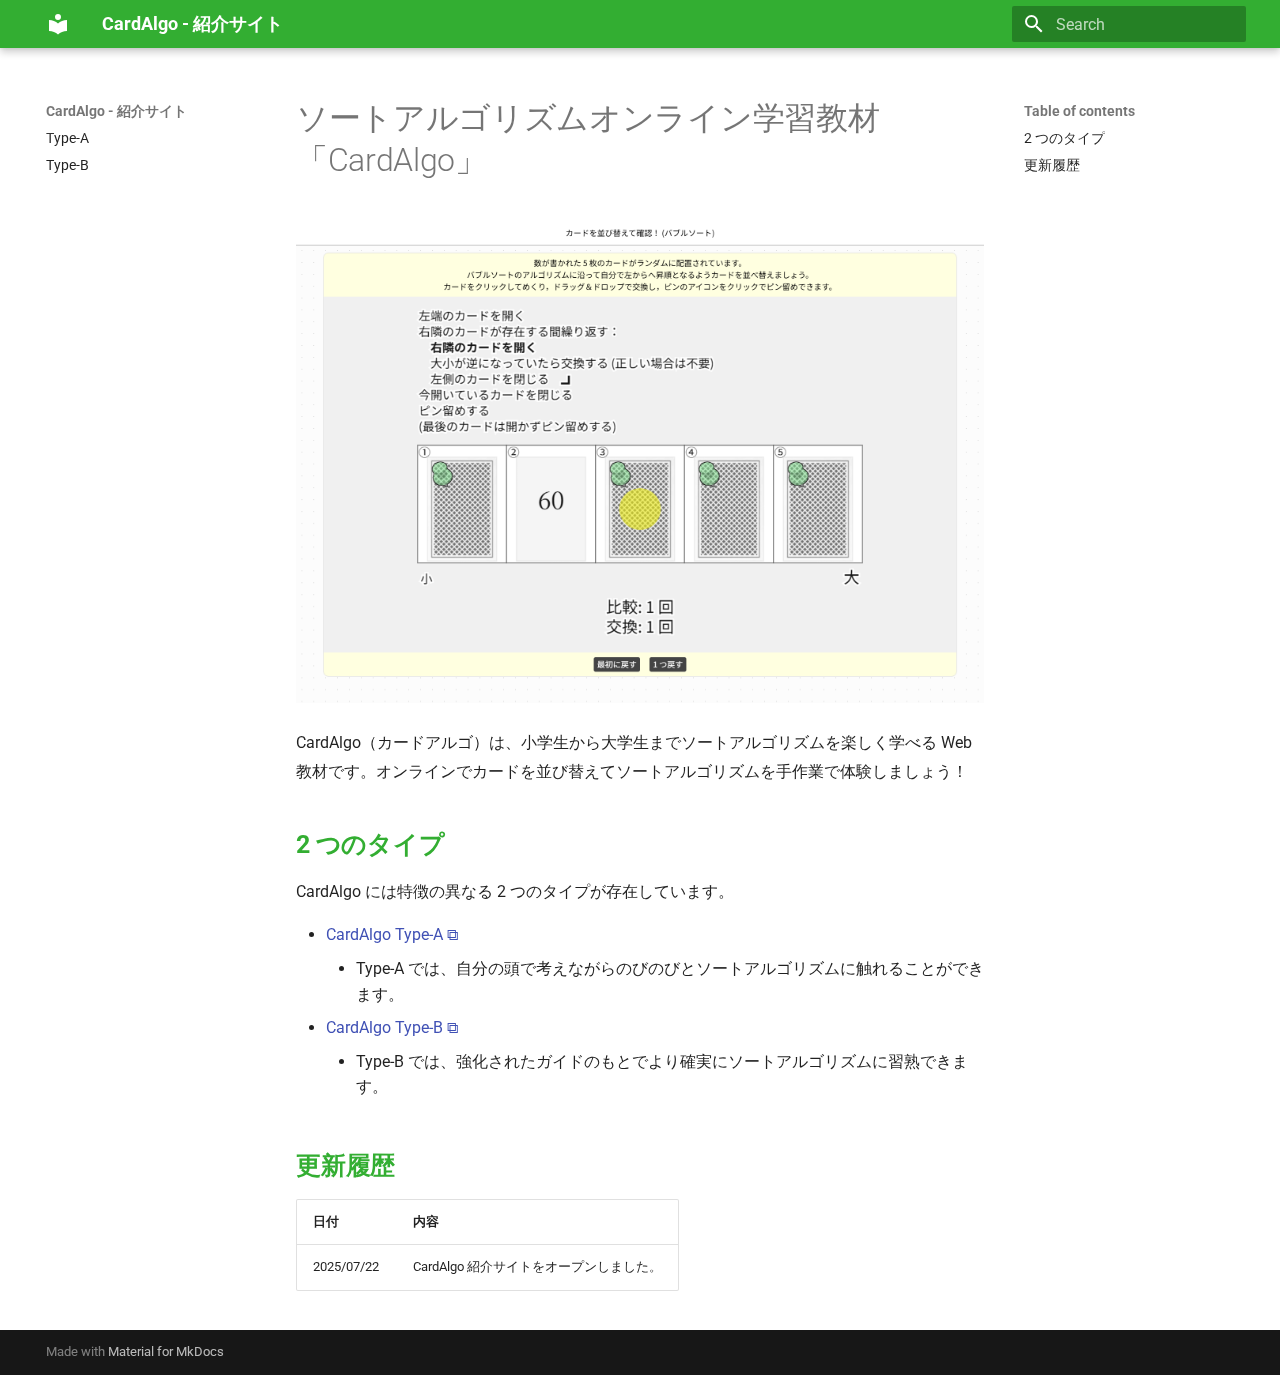
<file: index.html>
<!doctype html>
<html lang="en" class="no-js">
  <head>
    
      <meta charset="utf-8">
      <meta name="viewport" content="width=device-width,initial-scale=1">
      
      
      
      
      
      
      <link rel="icon" href="favicon.ico">
      <meta name="generator" content="mkdocs-1.6.1, mkdocs-material-9.6.15">
    
    
      
        <title>CardAlgo - 紹介サイト</title>
      
    
    
      <link rel="stylesheet" href="assets/stylesheets/main.342714a4.min.css">
      
      


    
    
      
    
    
      
        
        
        <link rel="preconnect" href="https://fonts.gstatic.com" crossorigin>
        <link rel="stylesheet" href="https://fonts.googleapis.com/css?family=Roboto:300,300i,400,400i,700,700i%7CRoboto+Mono:400,400i,700,700i&display=fallback">
        <style>:root{--md-text-font:"Roboto";--md-code-font:"Roboto Mono"}</style>
      
    
    
      <link rel="stylesheet" href="css/extra.css">
    
    <script>__md_scope=new URL(".",location),__md_hash=e=>[...e].reduce(((e,_)=>(e<<5)-e+_.charCodeAt(0)),0),__md_get=(e,_=localStorage,t=__md_scope)=>JSON.parse(_.getItem(t.pathname+"."+e)),__md_set=(e,_,t=localStorage,a=__md_scope)=>{try{t.setItem(a.pathname+"."+e,JSON.stringify(_))}catch(e){}}</script>
    
      
  


  
  

<script id="__analytics">function __md_analytics(){function e(){dataLayer.push(arguments)}window.dataLayer=window.dataLayer||[],e("js",new Date),e("config","G-3TJJ6JXHVX"),document.addEventListener("DOMContentLoaded",(function(){document.forms.search&&document.forms.search.query.addEventListener("blur",(function(){this.value&&e("event","search",{search_term:this.value})}));document$.subscribe((function(){var t=document.forms.feedback;if(void 0!==t)for(var a of t.querySelectorAll("[type=submit]"))a.addEventListener("click",(function(a){a.preventDefault();var n=document.location.pathname,d=this.getAttribute("data-md-value");e("event","feedback",{page:n,data:d}),t.firstElementChild.disabled=!0;var r=t.querySelector(".md-feedback__note [data-md-value='"+d+"']");r&&(r.hidden=!1)})),t.hidden=!1})),location$.subscribe((function(t){e("config","G-3TJJ6JXHVX",{page_path:t.pathname})}))}));var t=document.createElement("script");t.async=!0,t.src="https://www.googletagmanager.com/gtag/js?id=G-3TJJ6JXHVX",document.getElementById("__analytics").insertAdjacentElement("afterEnd",t)}</script>
  
    <script>"undefined"!=typeof __md_analytics&&__md_analytics()</script>
  

    
    
    
  </head>
  
  
    <body dir="ltr">
  
    
    <input class="md-toggle" data-md-toggle="drawer" type="checkbox" id="__drawer" autocomplete="off">
    <input class="md-toggle" data-md-toggle="search" type="checkbox" id="__search" autocomplete="off">
    <label class="md-overlay" for="__drawer"></label>
    <div data-md-component="skip">
      
        
        <a href="#cardalgo" class="md-skip">
          Skip to content
        </a>
      
    </div>
    <div data-md-component="announce">
      
    </div>
    
    
      

  

<header class="md-header md-header--shadow" data-md-component="header">
  <nav class="md-header__inner md-grid" aria-label="Header">
    <a href="." title="CardAlgo - 紹介サイト" class="md-header__button md-logo" aria-label="CardAlgo - 紹介サイト" data-md-component="logo">
      
  
  <svg xmlns="http://www.w3.org/2000/svg" viewBox="0 0 24 24"><path d="M12 8a3 3 0 0 0 3-3 3 3 0 0 0-3-3 3 3 0 0 0-3 3 3 3 0 0 0 3 3m0 3.54C9.64 9.35 6.5 8 3 8v11c3.5 0 6.64 1.35 9 3.54 2.36-2.19 5.5-3.54 9-3.54V8c-3.5 0-6.64 1.35-9 3.54"/></svg>

    </a>
    <label class="md-header__button md-icon" for="__drawer">
      
      <svg xmlns="http://www.w3.org/2000/svg" viewBox="0 0 24 24"><path d="M3 6h18v2H3zm0 5h18v2H3zm0 5h18v2H3z"/></svg>
    </label>
    <div class="md-header__title" data-md-component="header-title">
      <div class="md-header__ellipsis">
        <div class="md-header__topic">
          <span class="md-ellipsis">
            CardAlgo - 紹介サイト
          </span>
        </div>
        <div class="md-header__topic" data-md-component="header-topic">
          <span class="md-ellipsis">
            
              ソートアルゴリズムオンライン学習教材「CardAlgo」
            
          </span>
        </div>
      </div>
    </div>
    
    
      <script>var palette=__md_get("__palette");if(palette&&palette.color){if("(prefers-color-scheme)"===palette.color.media){var media=matchMedia("(prefers-color-scheme: light)"),input=document.querySelector(media.matches?"[data-md-color-media='(prefers-color-scheme: light)']":"[data-md-color-media='(prefers-color-scheme: dark)']");palette.color.media=input.getAttribute("data-md-color-media"),palette.color.scheme=input.getAttribute("data-md-color-scheme"),palette.color.primary=input.getAttribute("data-md-color-primary"),palette.color.accent=input.getAttribute("data-md-color-accent")}for(var[key,value]of Object.entries(palette.color))document.body.setAttribute("data-md-color-"+key,value)}</script>
    
    
    
      
      
        <label class="md-header__button md-icon" for="__search">
          
          <svg xmlns="http://www.w3.org/2000/svg" viewBox="0 0 24 24"><path d="M9.5 3A6.5 6.5 0 0 1 16 9.5c0 1.61-.59 3.09-1.56 4.23l.27.27h.79l5 5-1.5 1.5-5-5v-.79l-.27-.27A6.52 6.52 0 0 1 9.5 16 6.5 6.5 0 0 1 3 9.5 6.5 6.5 0 0 1 9.5 3m0 2C7 5 5 7 5 9.5S7 14 9.5 14 14 12 14 9.5 12 5 9.5 5"/></svg>
        </label>
        <div class="md-search" data-md-component="search" role="dialog">
  <label class="md-search__overlay" for="__search"></label>
  <div class="md-search__inner" role="search">
    <form class="md-search__form" name="search">
      <input type="text" class="md-search__input" name="query" aria-label="Search" placeholder="Search" autocapitalize="off" autocorrect="off" autocomplete="off" spellcheck="false" data-md-component="search-query" required>
      <label class="md-search__icon md-icon" for="__search">
        
        <svg xmlns="http://www.w3.org/2000/svg" viewBox="0 0 24 24"><path d="M9.5 3A6.5 6.5 0 0 1 16 9.5c0 1.61-.59 3.09-1.56 4.23l.27.27h.79l5 5-1.5 1.5-5-5v-.79l-.27-.27A6.52 6.52 0 0 1 9.5 16 6.5 6.5 0 0 1 3 9.5 6.5 6.5 0 0 1 9.5 3m0 2C7 5 5 7 5 9.5S7 14 9.5 14 14 12 14 9.5 12 5 9.5 5"/></svg>
        
        <svg xmlns="http://www.w3.org/2000/svg" viewBox="0 0 24 24"><path d="M20 11v2H8l5.5 5.5-1.42 1.42L4.16 12l7.92-7.92L13.5 5.5 8 11z"/></svg>
      </label>
      <nav class="md-search__options" aria-label="Search">
        
        <button type="reset" class="md-search__icon md-icon" title="Clear" aria-label="Clear" tabindex="-1">
          
          <svg xmlns="http://www.w3.org/2000/svg" viewBox="0 0 24 24"><path d="M19 6.41 17.59 5 12 10.59 6.41 5 5 6.41 10.59 12 5 17.59 6.41 19 12 13.41 17.59 19 19 17.59 13.41 12z"/></svg>
        </button>
      </nav>
      
    </form>
    <div class="md-search__output">
      <div class="md-search__scrollwrap" tabindex="0" data-md-scrollfix>
        <div class="md-search-result" data-md-component="search-result">
          <div class="md-search-result__meta">
            Initializing search
          </div>
          <ol class="md-search-result__list" role="presentation"></ol>
        </div>
      </div>
    </div>
  </div>
</div>
      
    
    
  </nav>
  
</header>
    
    <div class="md-container" data-md-component="container">
      
      
        
          
        
      
      <main class="md-main" data-md-component="main">
        <div class="md-main__inner md-grid">
          
            
              
              <div class="md-sidebar md-sidebar--primary" data-md-component="sidebar" data-md-type="navigation" >
                <div class="md-sidebar__scrollwrap">
                  <div class="md-sidebar__inner">
                    



<nav class="md-nav md-nav--primary" aria-label="Navigation" data-md-level="0">
  <label class="md-nav__title" for="__drawer">
    <a href="." title="CardAlgo - 紹介サイト" class="md-nav__button md-logo" aria-label="CardAlgo - 紹介サイト" data-md-component="logo">
      
  
  <svg xmlns="http://www.w3.org/2000/svg" viewBox="0 0 24 24"><path d="M12 8a3 3 0 0 0 3-3 3 3 0 0 0-3-3 3 3 0 0 0-3 3 3 3 0 0 0 3 3m0 3.54C9.64 9.35 6.5 8 3 8v11c3.5 0 6.64 1.35 9 3.54 2.36-2.19 5.5-3.54 9-3.54V8c-3.5 0-6.64 1.35-9 3.54"/></svg>

    </a>
    CardAlgo - 紹介サイト
  </label>
  
  <ul class="md-nav__list" data-md-scrollfix>
    
      
      
  
  
  
  
    <li class="md-nav__item">
      <a href="https://a.cardalgo.csle-lab.org" class="md-nav__link">
        
  
  
  <span class="md-ellipsis">
    Type-A
    
  </span>
  

      </a>
    </li>
  

    
      
      
  
  
  
  
    <li class="md-nav__item">
      <a href="https://b.cardalgo.csle-lab.org" class="md-nav__link">
        
  
  
  <span class="md-ellipsis">
    Type-B
    
  </span>
  

      </a>
    </li>
  

    
  </ul>
</nav>
                  </div>
                </div>
              </div>
            
            
              
              <div class="md-sidebar md-sidebar--secondary" data-md-component="sidebar" data-md-type="toc" >
                <div class="md-sidebar__scrollwrap">
                  <div class="md-sidebar__inner">
                    

<nav class="md-nav md-nav--secondary" aria-label="Table of contents">
  
  
  
    
  
  
    <label class="md-nav__title" for="__toc">
      <span class="md-nav__icon md-icon"></span>
      Table of contents
    </label>
    <ul class="md-nav__list" data-md-component="toc" data-md-scrollfix>
      
        <li class="md-nav__item">
  <a href="#2" class="md-nav__link">
    <span class="md-ellipsis">
      2 つのタイプ
    </span>
  </a>
  
</li>
      
        <li class="md-nav__item">
  <a href="#_1" class="md-nav__link">
    <span class="md-ellipsis">
      更新履歴
    </span>
  </a>
  
</li>
      
    </ul>
  
</nav>
                  </div>
                </div>
              </div>
            
          
          
            <div class="md-content" data-md-component="content">
              <article class="md-content__inner md-typeset">
                
                  



<h1 id="cardalgo">ソートアルゴリズムオンライン学習教材「CardAlgo」</h1>
<p><img alt="CardAlgo" src="images/cardalgo.png" /></p>
<p>CardAlgo（カードアルゴ）は、小学生から大学生までソートアルゴリズムを楽しく学べる Web 教材です。オンラインでカードを並び替えてソートアルゴリズムを手作業で体験しましょう！</p>
<h2 id="2">2 つのタイプ</h2>
<p>CardAlgo には特徴の異なる 2 つのタイプが存在しています。</p>
<ul>
<li><a href="https://a.cardalgo.csle-lab.org" target="_blank">CardAlgo Type-A ⧉</a><ul>
<li>Type-A では、自分の頭で考えながらのびのびとソートアルゴリズムに触れることができます。</li>
</ul>
</li>
<li><a href="https://b.cardalgo.csle-lab.org" target="_blank">CardAlgo Type-B ⧉</a><ul>
<li>Type-B では、強化されたガイドのもとでより確実にソートアルゴリズムに習熟できます。</li>
</ul>
</li>
</ul>
<h2 id="_1">更新履歴</h2>
<table>
<thead>
<tr>
<th style="text-align: left;">日付</th>
<th style="text-align: left;">内容</th>
</tr>
</thead>
<tbody>
<tr>
<td style="text-align: left;">2025/07/22</td>
<td style="text-align: left;">CardAlgo 紹介サイトをオープンしました。</td>
</tr>
</tbody>
</table>









  




                
              </article>
            </div>
          
          
<script>var target=document.getElementById(location.hash.slice(1));target&&target.name&&(target.checked=target.name.startsWith("__tabbed_"))</script>
        </div>
        
      </main>
      
        <footer class="md-footer">
  
  <div class="md-footer-meta md-typeset">
    <div class="md-footer-meta__inner md-grid">
      <div class="md-copyright">
  
  
    Made with
    <a href="https://squidfunk.github.io/mkdocs-material/" target="_blank" rel="noopener">
      Material for MkDocs
    </a>
  
</div>
      
    </div>
  </div>
</footer>
      
    </div>
    <div class="md-dialog" data-md-component="dialog">
      <div class="md-dialog__inner md-typeset"></div>
    </div>
    
    
    
      
      <script id="__config" type="application/json">{"base": ".", "features": [], "search": "assets/javascripts/workers/search.d50fe291.min.js", "tags": null, "translations": {"clipboard.copied": "Copied to clipboard", "clipboard.copy": "Copy to clipboard", "search.result.more.one": "1 more on this page", "search.result.more.other": "# more on this page", "search.result.none": "No matching documents", "search.result.one": "1 matching document", "search.result.other": "# matching documents", "search.result.placeholder": "Type to start searching", "search.result.term.missing": "Missing", "select.version": "Select version"}, "version": null}</script>
    
    
      <script src="assets/javascripts/bundle.56ea9cef.min.js"></script>
      
    
  </body>
</html>
</file>
<file: css/extra.css>
.md-header {
    background-color: #33ae32;
}

.md-typeset h2 {
    font-weight: bold;
    color: #33ae32;
}

.md-typeset h3 {
    font-weight: bold;
    color: #33ae32;
}

.md-typeset p {
    line-height: 180%;
}
</file>
<file: assets/stylesheets/main.342714a4.min.css>
@charset "UTF-8";html{-webkit-text-size-adjust:none;-moz-text-size-adjust:none;text-size-adjust:none;box-sizing:border-box}*,:after,:before{box-sizing:inherit}@media (prefers-reduced-motion){*,:after,:before{transition:none!important}}body{margin:0}a,button,input,label{-webkit-tap-highlight-color:transparent}a{color:inherit;text-decoration:none}hr{border:0;box-sizing:initial;display:block;height:.05rem;overflow:visible;padding:0}small{font-size:80%}sub,sup{line-height:1em}img{border-style:none}table{border-collapse:initial;border-spacing:0}td,th{font-weight:400;vertical-align:top}button{background:#0000;border:0;font-family:inherit;font-size:inherit;margin:0;padding:0}input{border:0;outline:none}:root{--md-primary-fg-color:#4051b5;--md-primary-fg-color--light:#5d6cc0;--md-primary-fg-color--dark:#303fa1;--md-primary-bg-color:#fff;--md-primary-bg-color--light:#ffffffb3;--md-accent-fg-color:#526cfe;--md-accent-fg-color--transparent:#526cfe1a;--md-accent-bg-color:#fff;--md-accent-bg-color--light:#ffffffb3}[data-md-color-scheme=default]{color-scheme:light}[data-md-color-scheme=default] img[src$="#gh-dark-mode-only"],[data-md-color-scheme=default] img[src$="#only-dark"]{display:none}:root,[data-md-color-scheme=default]{--md-hue:225deg;--md-default-fg-color:#000000de;--md-default-fg-color--light:#0000008a;--md-default-fg-color--lighter:#00000052;--md-default-fg-color--lightest:#00000012;--md-default-bg-color:#fff;--md-default-bg-color--light:#ffffffb3;--md-default-bg-color--lighter:#ffffff4d;--md-default-bg-color--lightest:#ffffff1f;--md-code-fg-color:#36464e;--md-code-bg-color:#f5f5f5;--md-code-hl-color:#4287ff;--md-code-hl-color--light:#4287ff1a;--md-code-hl-number-color:#d52a2a;--md-code-hl-special-color:#db1457;--md-code-hl-function-color:#a846b9;--md-code-hl-constant-color:#6e59d9;--md-code-hl-keyword-color:#3f6ec6;--md-code-hl-string-color:#1c7d4d;--md-code-hl-name-color:var(--md-code-fg-color);--md-code-hl-operator-color:var(--md-default-fg-color--light);--md-code-hl-punctuation-color:var(--md-default-fg-color--light);--md-code-hl-comment-color:var(--md-default-fg-color--light);--md-code-hl-generic-color:var(--md-default-fg-color--light);--md-code-hl-variable-color:var(--md-default-fg-color--light);--md-typeset-color:var(--md-default-fg-color);--md-typeset-a-color:var(--md-primary-fg-color);--md-typeset-del-color:#f5503d26;--md-typeset-ins-color:#0bd57026;--md-typeset-kbd-color:#fafafa;--md-typeset-kbd-accent-color:#fff;--md-typeset-kbd-border-color:#b8b8b8;--md-typeset-mark-color:#ffff0080;--md-typeset-table-color:#0000001f;--md-typeset-table-color--light:rgba(0,0,0,.035);--md-admonition-fg-color:var(--md-default-fg-color);--md-admonition-bg-color:var(--md-default-bg-color);--md-warning-fg-color:#000000de;--md-warning-bg-color:#ff9;--md-footer-fg-color:#fff;--md-footer-fg-color--light:#ffffffb3;--md-footer-fg-color--lighter:#ffffff73;--md-footer-bg-color:#000000de;--md-footer-bg-color--dark:#00000052;--md-shadow-z1:0 0.2rem 0.5rem #0000000d,0 0 0.05rem #0000001a;--md-shadow-z2:0 0.2rem 0.5rem #0000001a,0 0 0.05rem #00000040;--md-shadow-z3:0 0.2rem 0.5rem #0003,0 0 0.05rem #00000059}.md-icon svg{fill:currentcolor;display:block;height:1.2rem;width:1.2rem}body{-webkit-font-smoothing:antialiased;-moz-osx-font-smoothing:grayscale;--md-text-font-family:var(--md-text-font,_),-apple-system,BlinkMacSystemFont,Helvetica,Arial,sans-serif;--md-code-font-family:var(--md-code-font,_),SFMono-Regular,Consolas,Menlo,monospace}aside,body,input{font-feature-settings:"kern","liga";color:var(--md-typeset-color);font-family:var(--md-text-font-family)}code,kbd,pre{font-feature-settings:"kern";font-family:var(--md-code-font-family)}:root{--md-typeset-table-sort-icon:url('data:image/svg+xml;charset=utf-8,<svg xmlns="http://www.w3.org/2000/svg" viewBox="0 0 24 24"><path d="m18 21-4-4h3V7h-3l4-4 4 4h-3v10h3M2 19v-2h10v2M2 13v-2h7v2M2 7V5h4v2z"/></svg>');--md-typeset-table-sort-icon--asc:url('data:image/svg+xml;charset=utf-8,<svg xmlns="http://www.w3.org/2000/svg" viewBox="0 0 24 24"><path d="M19 17h3l-4 4-4-4h3V3h2M2 17h10v2H2M6 5v2H2V5m0 6h7v2H2z"/></svg>');--md-typeset-table-sort-icon--desc:url('data:image/svg+xml;charset=utf-8,<svg xmlns="http://www.w3.org/2000/svg" viewBox="0 0 24 24"><path d="M19 7h3l-4-4-4 4h3v14h2M2 17h10v2H2M6 5v2H2V5m0 6h7v2H2z"/></svg>')}.md-typeset{-webkit-print-color-adjust:exact;color-adjust:exact;font-size:.8rem;line-height:1.6;overflow-wrap:break-word}@media print{.md-typeset{font-size:.68rem}}.md-typeset blockquote,.md-typeset dl,.md-typeset figure,.md-typeset ol,.md-typeset pre,.md-typeset ul{margin-bottom:1em;margin-top:1em}.md-typeset h1{color:var(--md-default-fg-color--light);font-size:2em;line-height:1.3;margin:0 0 1.25em}.md-typeset h1,.md-typeset h2{font-weight:300;letter-spacing:-.01em}.md-typeset h2{font-size:1.5625em;line-height:1.4;margin:1.6em 0 .64em}.md-typeset h3{font-size:1.25em;font-weight:400;letter-spacing:-.01em;line-height:1.5;margin:1.6em 0 .8em}.md-typeset h2+h3{margin-top:.8em}.md-typeset h4{font-weight:700;letter-spacing:-.01em;margin:1em 0}.md-typeset h5,.md-typeset h6{color:var(--md-default-fg-color--light);font-size:.8em;font-weight:700;letter-spacing:-.01em;margin:1.25em 0}.md-typeset h5{text-transform:uppercase}.md-typeset h5 code{text-transform:none}.md-typeset hr{border-bottom:.05rem solid var(--md-default-fg-color--lightest);display:flow-root;margin:1.5em 0}.md-typeset a{color:var(--md-typeset-a-color);word-break:break-word}.md-typeset a,.md-typeset a:before{transition:color 125ms}.md-typeset a:focus,.md-typeset a:hover{color:var(--md-accent-fg-color)}.md-typeset a:focus code,.md-typeset a:hover code{background-color:var(--md-accent-fg-color--transparent)}.md-typeset a code{color:currentcolor;transition:background-color 125ms}.md-typeset a.focus-visible{outline-color:var(--md-accent-fg-color);outline-offset:.2rem}.md-typeset code,.md-typeset kbd,.md-typeset pre{color:var(--md-code-fg-color);direction:ltr;font-variant-ligatures:none}@media print{.md-typeset code,.md-typeset kbd,.md-typeset pre{white-space:pre-wrap}}.md-typeset code{background-color:var(--md-code-bg-color);border-radius:.1rem;-webkit-box-decoration-break:clone;box-decoration-break:clone;font-size:.85em;padding:0 .2941176471em;word-break:break-word}.md-typeset code:not(.focus-visible){-webkit-tap-highlight-color:transparent;outline:none}.md-typeset pre{display:flow-root;line-height:1.4;position:relative}.md-typeset pre>code{-webkit-box-decoration-break:slice;box-decoration-break:slice;box-shadow:none;display:block;margin:0;outline-color:var(--md-accent-fg-color);overflow:auto;padding:.7720588235em 1.1764705882em;scrollbar-color:var(--md-default-fg-color--lighter) #0000;scrollbar-width:thin;touch-action:auto;word-break:normal}.md-typeset pre>code:hover{scrollbar-color:var(--md-accent-fg-color) #0000}.md-typeset pre>code::-webkit-scrollbar{height:.2rem;width:.2rem}.md-typeset pre>code::-webkit-scrollbar-thumb{background-color:var(--md-default-fg-color--lighter)}.md-typeset pre>code::-webkit-scrollbar-thumb:hover{background-color:var(--md-accent-fg-color)}.md-typeset kbd{background-color:var(--md-typeset-kbd-color);border-radius:.1rem;box-shadow:0 .1rem 0 .05rem var(--md-typeset-kbd-border-color),0 .1rem 0 var(--md-typeset-kbd-border-color),0 -.1rem .2rem var(--md-typeset-kbd-accent-color) inset;color:var(--md-default-fg-color);display:inline-block;font-size:.75em;padding:0 .6666666667em;vertical-align:text-top;word-break:break-word}.md-typeset mark{background-color:var(--md-typeset-mark-color);-webkit-box-decoration-break:clone;box-decoration-break:clone;color:inherit;word-break:break-word}.md-typeset abbr{border-bottom:.05rem dotted var(--md-default-fg-color--light);cursor:help;text-decoration:none}.md-typeset small{opacity:.75}[dir=ltr] .md-typeset sub,[dir=ltr] .md-typeset sup{margin-left:.078125em}[dir=rtl] .md-typeset sub,[dir=rtl] .md-typeset sup{margin-right:.078125em}[dir=ltr] .md-typeset blockquote{padding-left:.6rem}[dir=rtl] .md-typeset blockquote{padding-right:.6rem}[dir=ltr] .md-typeset blockquote{border-left:.2rem solid var(--md-default-fg-color--lighter)}[dir=rtl] .md-typeset blockquote{border-right:.2rem solid var(--md-default-fg-color--lighter)}.md-typeset blockquote{color:var(--md-default-fg-color--light);margin-left:0;margin-right:0}.md-typeset ul{list-style-type:disc}.md-typeset ul[type]{list-style-type:revert-layer}[dir=ltr] .md-typeset ol,[dir=ltr] .md-typeset ul{margin-left:.625em}[dir=rtl] .md-typeset ol,[dir=rtl] .md-typeset ul{margin-right:.625em}.md-typeset ol,.md-typeset ul{padding:0}.md-typeset ol:not([hidden]),.md-typeset ul:not([hidden]){display:flow-root}.md-typeset ol ol,.md-typeset ul ol{list-style-type:lower-alpha}.md-typeset ol ol ol,.md-typeset ul ol ol{list-style-type:lower-roman}.md-typeset ol ol ol ol,.md-typeset ul ol ol ol{list-style-type:upper-alpha}.md-typeset ol ol ol ol ol,.md-typeset ul ol ol ol ol{list-style-type:upper-roman}.md-typeset ol[type],.md-typeset ul[type]{list-style-type:revert-layer}[dir=ltr] .md-typeset ol li,[dir=ltr] .md-typeset ul li{margin-left:1.25em}[dir=rtl] .md-typeset ol li,[dir=rtl] .md-typeset ul li{margin-right:1.25em}.md-typeset ol li,.md-typeset ul li{margin-bottom:.5em}.md-typeset ol li blockquote,.md-typeset ol li p,.md-typeset ul li blockquote,.md-typeset ul li p{margin:.5em 0}.md-typeset ol li:last-child,.md-typeset ul li:last-child{margin-bottom:0}[dir=ltr] .md-typeset ol li ol,[dir=ltr] .md-typeset ol li ul,[dir=ltr] .md-typeset ul li ol,[dir=ltr] .md-typeset ul li ul{margin-left:.625em}[dir=rtl] .md-typeset ol li ol,[dir=rtl] .md-typeset ol li ul,[dir=rtl] .md-typeset ul li ol,[dir=rtl] .md-typeset ul li ul{margin-right:.625em}.md-typeset ol li ol,.md-typeset ol li ul,.md-typeset ul li ol,.md-typeset ul li ul{margin-bottom:.5em;margin-top:.5em}[dir=ltr] .md-typeset dd{margin-left:1.875em}[dir=rtl] .md-typeset dd{margin-right:1.875em}.md-typeset dd{margin-bottom:1.5em;margin-top:1em}.md-typeset img,.md-typeset svg,.md-typeset video{height:auto;max-width:100%}.md-typeset img[align=left]{margin:1em 1em 1em 0}.md-typeset img[align=right]{margin:1em 0 1em 1em}.md-typeset img[align]:only-child{margin-top:0}.md-typeset figure{display:flow-root;margin:1em auto;max-width:100%;text-align:center;width:-moz-fit-content;width:fit-content}.md-typeset figure img{display:block;margin:0 auto}.md-typeset figcaption{font-style:italic;margin:1em auto;max-width:24rem}.md-typeset iframe{max-width:100%}.md-typeset table:not([class]){background-color:var(--md-default-bg-color);border:.05rem solid var(--md-typeset-table-color);border-radius:.1rem;display:inline-block;font-size:.64rem;max-width:100%;overflow:auto;touch-action:auto}@media print{.md-typeset table:not([class]){display:table}}.md-typeset table:not([class])+*{margin-top:1.5em}.md-typeset table:not([class]) td>:first-child,.md-typeset table:not([class]) th>:first-child{margin-top:0}.md-typeset table:not([class]) td>:last-child,.md-typeset table:not([class]) th>:last-child{margin-bottom:0}.md-typeset table:not([class]) td:not([align]),.md-typeset table:not([class]) th:not([align]){text-align:left}[dir=rtl] .md-typeset table:not([class]) td:not([align]),[dir=rtl] .md-typeset table:not([class]) th:not([align]){text-align:right}.md-typeset table:not([class]) th{font-weight:700;min-width:5rem;padding:.9375em 1.25em;vertical-align:top}.md-typeset table:not([class]) td{border-top:.05rem solid var(--md-typeset-table-color);padding:.9375em 1.25em;vertical-align:top}.md-typeset table:not([class]) tbody tr{transition:background-color 125ms}.md-typeset table:not([class]) tbody tr:hover{background-color:var(--md-typeset-table-color--light);box-shadow:0 .05rem 0 var(--md-default-bg-color) inset}.md-typeset table:not([class]) a{word-break:normal}.md-typeset table th[role=columnheader]{cursor:pointer}[dir=ltr] .md-typeset table th[role=columnheader]:after{margin-left:.5em}[dir=rtl] .md-typeset table th[role=columnheader]:after{margin-right:.5em}.md-typeset table th[role=columnheader]:after{content:"";display:inline-block;height:1.2em;-webkit-mask-image:var(--md-typeset-table-sort-icon);mask-image:var(--md-typeset-table-sort-icon);-webkit-mask-repeat:no-repeat;mask-repeat:no-repeat;-webkit-mask-size:contain;mask-size:contain;transition:background-color 125ms;vertical-align:text-bottom;width:1.2em}.md-typeset table th[role=columnheader]:hover:after{background-color:var(--md-default-fg-color--lighter)}.md-typeset table th[role=columnheader][aria-sort=ascending]:after{background-color:var(--md-default-fg-color--light);-webkit-mask-image:var(--md-typeset-table-sort-icon--asc);mask-image:var(--md-typeset-table-sort-icon--asc)}.md-typeset table th[role=columnheader][aria-sort=descending]:after{background-color:var(--md-default-fg-color--light);-webkit-mask-image:var(--md-typeset-table-sort-icon--desc);mask-image:var(--md-typeset-table-sort-icon--desc)}.md-typeset__scrollwrap{margin:1em -.8rem;overflow-x:auto;touch-action:auto}.md-typeset__table{display:inline-block;margin-bottom:.5em;padding:0 .8rem}@media print{.md-typeset__table{display:block}}html .md-typeset__table table{display:table;margin:0;overflow:hidden;width:100%}@media screen and (max-width:44.984375em){.md-content__inner>pre{margin:1em -.8rem}.md-content__inner>pre code{border-radius:0}}.md-typeset .md-author{border-radius:100%;display:block;flex-shrink:0;height:1.6rem;overflow:hidden;position:relative;transition:color 125ms,transform 125ms;width:1.6rem}.md-typeset .md-author img{display:block}.md-typeset .md-author--more{background:var(--md-default-fg-color--lightest);color:var(--md-default-fg-color--lighter);font-size:.6rem;font-weight:700;line-height:1.6rem;text-align:center}.md-typeset .md-author--long{height:2.4rem;width:2.4rem}.md-typeset a.md-author{transform:scale(1)}.md-typeset a.md-author img{border-radius:100%;filter:grayscale(100%) opacity(75%);transition:filter 125ms}.md-typeset a.md-author:focus,.md-typeset a.md-author:hover{transform:scale(1.1);z-index:1}.md-typeset a.md-author:focus img,.md-typeset a.md-author:hover img{filter:grayscale(0)}.md-banner{background-color:var(--md-footer-bg-color);color:var(--md-footer-fg-color);overflow:auto}@media print{.md-banner{display:none}}.md-banner--warning{background-color:var(--md-warning-bg-color);color:var(--md-warning-fg-color)}.md-banner__inner{font-size:.7rem;margin:.6rem auto;padding:0 .8rem}[dir=ltr] .md-banner__button{float:right}[dir=rtl] .md-banner__button{float:left}.md-banner__button{color:inherit;cursor:pointer;transition:opacity .25s}.no-js .md-banner__button{display:none}.md-banner__button:hover{opacity:.7}html{font-size:125%;height:100%;overflow-x:hidden}@media screen and (min-width:100em){html{font-size:137.5%}}@media screen and (min-width:125em){html{font-size:150%}}body{background-color:var(--md-default-bg-color);display:flex;flex-direction:column;font-size:.5rem;min-height:100%;position:relative;width:100%}@media print{body{display:block}}@media screen and (max-width:59.984375em){body[data-md-scrolllock]{position:fixed}}.md-grid{margin-left:auto;margin-right:auto;max-width:61rem}.md-container{display:flex;flex-direction:column;flex-grow:1}@media print{.md-container{display:block}}.md-main{flex-grow:1}.md-main__inner{display:flex;height:100%;margin-top:1.5rem}.md-ellipsis{overflow:hidden;text-overflow:ellipsis}.md-toggle{display:none}.md-option{height:0;opacity:0;position:absolute;width:0}.md-option:checked+label:not([hidden]){display:block}.md-option.focus-visible+label{outline-color:var(--md-accent-fg-color);outline-style:auto}.md-skip{background-color:var(--md-default-fg-color);border-radius:.1rem;color:var(--md-default-bg-color);font-size:.64rem;margin:.5rem;opacity:0;outline-color:var(--md-accent-fg-color);padding:.3rem .5rem;position:fixed;transform:translateY(.4rem);z-index:-1}.md-skip:focus{opacity:1;transform:translateY(0);transition:transform .25s cubic-bezier(.4,0,.2,1),opacity 175ms 75ms;z-index:10}@page{margin:25mm}:root{--md-clipboard-icon:url('data:image/svg+xml;charset=utf-8,<svg xmlns="http://www.w3.org/2000/svg" viewBox="0 0 24 24"><path d="M19 21H8V7h11m0-2H8a2 2 0 0 0-2 2v14a2 2 0 0 0 2 2h11a2 2 0 0 0 2-2V7a2 2 0 0 0-2-2m-3-4H4a2 2 0 0 0-2 2v14h2V3h12z"/></svg>')}.md-clipboard{border-radius:.1rem;color:var(--md-default-fg-color--lightest);cursor:pointer;height:1.5em;outline-color:var(--md-accent-fg-color);outline-offset:.1rem;position:absolute;right:.5em;top:.5em;transition:color .25s;width:1.5em;z-index:1}@media print{.md-clipboard{display:none}}.md-clipboard:not(.focus-visible){-webkit-tap-highlight-color:transparent;outline:none}:hover>.md-clipboard{color:var(--md-default-fg-color--light)}.md-clipboard:focus,.md-clipboard:hover{color:var(--md-accent-fg-color)}.md-clipboard:after{background-color:currentcolor;content:"";display:block;height:1.125em;margin:0 auto;-webkit-mask-image:var(--md-clipboard-icon);mask-image:var(--md-clipboard-icon);-webkit-mask-position:center;mask-position:center;-webkit-mask-repeat:no-repeat;mask-repeat:no-repeat;-webkit-mask-size:contain;mask-size:contain;width:1.125em}.md-clipboard--inline{cursor:pointer}.md-clipboard--inline code{transition:color .25s,background-color .25s}.md-clipboard--inline:focus code,.md-clipboard--inline:hover code{background-color:var(--md-accent-fg-color--transparent);color:var(--md-accent-fg-color)}.md-typeset .md-code__content{display:grid}@keyframes consent{0%{opacity:0;transform:translateY(100%)}to{opacity:1;transform:translateY(0)}}@keyframes overlay{0%{opacity:0}to{opacity:1}}.md-consent__overlay{animation:overlay .25s both;-webkit-backdrop-filter:blur(.1rem);backdrop-filter:blur(.1rem);background-color:#0000008a;height:100%;opacity:1;position:fixed;top:0;width:100%;z-index:5}.md-consent__inner{animation:consent .5s cubic-bezier(.1,.7,.1,1) both;background-color:var(--md-default-bg-color);border:0;border-radius:.1rem;bottom:0;box-shadow:0 0 .2rem #0000001a,0 .2rem .4rem #0003;max-height:100%;overflow:auto;padding:0;position:fixed;width:100%;z-index:5}.md-consent__form{padding:.8rem}.md-consent__settings{display:none;margin:1em 0}input:checked+.md-consent__settings{display:block}.md-consent__controls{margin-bottom:.8rem}.md-typeset .md-consent__controls .md-button{display:inline}@media screen and (max-width:44.984375em){.md-typeset .md-consent__controls .md-button{display:block;margin-top:.4rem;text-align:center;width:100%}}.md-consent label{cursor:pointer}.md-content{flex-grow:1;min-width:0}.md-content__inner{margin:0 .8rem 1.2rem;padding-top:.6rem}@media screen and (min-width:76.25em){[dir=ltr] .md-sidebar--primary:not([hidden])~.md-content>.md-content__inner{margin-left:1.2rem}[dir=ltr] .md-sidebar--secondary:not([hidden])~.md-content>.md-content__inner,[dir=rtl] .md-sidebar--primary:not([hidden])~.md-content>.md-content__inner{margin-right:1.2rem}[dir=rtl] .md-sidebar--secondary:not([hidden])~.md-content>.md-content__inner{margin-left:1.2rem}}.md-content__inner:before{content:"";display:block;height:.4rem}.md-content__inner>:last-child{margin-bottom:0}[dir=ltr] .md-content__button{float:right}[dir=rtl] .md-content__button{float:left}[dir=ltr] .md-content__button{margin-left:.4rem}[dir=rtl] .md-content__button{margin-right:.4rem}.md-content__button{margin:.4rem 0;padding:0}@media print{.md-content__button{display:none}}.md-typeset .md-content__button{color:var(--md-default-fg-color--lighter)}.md-content__button svg{display:inline;vertical-align:top}[dir=rtl] .md-content__button svg{transform:scaleX(-1)}[dir=ltr] .md-dialog{right:.8rem}[dir=rtl] .md-dialog{left:.8rem}.md-dialog{background-color:var(--md-default-fg-color);border-radius:.1rem;bottom:.8rem;box-shadow:var(--md-shadow-z3);min-width:11.1rem;opacity:0;padding:.4rem .6rem;pointer-events:none;position:fixed;transform:translateY(100%);transition:transform 0ms .4s,opacity .4s;z-index:4}@media print{.md-dialog{display:none}}.md-dialog--active{opacity:1;pointer-events:auto;transform:translateY(0);transition:transform .4s cubic-bezier(.075,.85,.175,1),opacity .4s}.md-dialog__inner{color:var(--md-default-bg-color);font-size:.7rem}.md-feedback{margin:2em 0 1em;text-align:center}.md-feedback fieldset{border:none;margin:0;padding:0}.md-feedback__title{font-weight:700;margin:1em auto}.md-feedback__inner{position:relative}.md-feedback__list{display:flex;flex-wrap:wrap;place-content:baseline center;position:relative}.md-feedback__list:hover .md-icon:not(:disabled){color:var(--md-default-fg-color--lighter)}:disabled .md-feedback__list{min-height:1.8rem}.md-feedback__icon{color:var(--md-default-fg-color--light);cursor:pointer;flex-shrink:0;margin:0 .1rem;transition:color 125ms}.md-feedback__icon:not(:disabled).md-icon:hover{color:var(--md-accent-fg-color)}.md-feedback__icon:disabled{color:var(--md-default-fg-color--lightest);pointer-events:none}.md-feedback__note{opacity:0;position:relative;transform:translateY(.4rem);transition:transform .4s cubic-bezier(.1,.7,.1,1),opacity .15s}.md-feedback__note>*{margin:0 auto;max-width:16rem}:disabled .md-feedback__note{opacity:1;transform:translateY(0)}@media print{.md-feedback{display:none}}.md-footer{background-color:var(--md-footer-bg-color);color:var(--md-footer-fg-color)}@media print{.md-footer{display:none}}.md-footer__inner{justify-content:space-between;overflow:auto;padding:.2rem}.md-footer__inner:not([hidden]){display:flex}.md-footer__link{align-items:end;display:flex;flex-grow:0.01;margin-bottom:.4rem;margin-top:1rem;max-width:100%;outline-color:var(--md-accent-fg-color);overflow:hidden;transition:opacity .25s}.md-footer__link:focus,.md-footer__link:hover{opacity:.7}[dir=rtl] .md-footer__link svg{transform:scaleX(-1)}@media screen and (max-width:44.984375em){.md-footer__link--prev{flex-shrink:0}.md-footer__link--prev .md-footer__title{display:none}}[dir=ltr] .md-footer__link--next{margin-left:auto}[dir=rtl] .md-footer__link--next{margin-right:auto}.md-footer__link--next{text-align:right}[dir=rtl] .md-footer__link--next{text-align:left}.md-footer__title{flex-grow:1;font-size:.9rem;margin-bottom:.7rem;max-width:calc(100% - 2.4rem);padding:0 1rem;white-space:nowrap}.md-footer__button{margin:.2rem;padding:.4rem}.md-footer__direction{font-size:.64rem;opacity:.7}.md-footer-meta{background-color:var(--md-footer-bg-color--dark)}.md-footer-meta__inner{display:flex;flex-wrap:wrap;justify-content:space-between;padding:.2rem}html .md-footer-meta.md-typeset a{color:var(--md-footer-fg-color--light)}html .md-footer-meta.md-typeset a:focus,html .md-footer-meta.md-typeset a:hover{color:var(--md-footer-fg-color)}.md-copyright{color:var(--md-footer-fg-color--lighter);font-size:.64rem;margin:auto .6rem;padding:.4rem 0;width:100%}@media screen and (min-width:45em){.md-copyright{width:auto}}.md-copyright__highlight{color:var(--md-footer-fg-color--light)}.md-social{display:inline-flex;gap:.2rem;margin:0 .4rem;padding:.2rem 0 .6rem}@media screen and (min-width:45em){.md-social{padding:.6rem 0}}.md-social__link{display:inline-block;height:1.6rem;text-align:center;width:1.6rem}.md-social__link:before{line-height:1.9}.md-social__link svg{fill:currentcolor;max-height:.8rem;vertical-align:-25%}.md-typeset .md-button{border:.1rem solid;border-radius:.1rem;color:var(--md-primary-fg-color);cursor:pointer;display:inline-block;font-weight:700;padding:.625em 2em;transition:color 125ms,background-color 125ms,border-color 125ms}.md-typeset .md-button--primary{background-color:var(--md-primary-fg-color);border-color:var(--md-primary-fg-color);color:var(--md-primary-bg-color)}.md-typeset .md-button:focus,.md-typeset .md-button:hover{background-color:var(--md-accent-fg-color);border-color:var(--md-accent-fg-color);color:var(--md-accent-bg-color)}[dir=ltr] .md-typeset .md-input{border-top-left-radius:.1rem}[dir=ltr] .md-typeset .md-input,[dir=rtl] .md-typeset .md-input{border-top-right-radius:.1rem}[dir=rtl] .md-typeset .md-input{border-top-left-radius:.1rem}.md-typeset .md-input{border-bottom:.1rem solid var(--md-default-fg-color--lighter);box-shadow:var(--md-shadow-z1);font-size:.8rem;height:1.8rem;padding:0 .6rem;transition:border .25s,box-shadow .25s}.md-typeset .md-input:focus,.md-typeset .md-input:hover{border-bottom-color:var(--md-accent-fg-color);box-shadow:var(--md-shadow-z2)}.md-typeset .md-input--stretch{width:100%}.md-header{background-color:var(--md-primary-fg-color);box-shadow:0 0 .2rem #0000,0 .2rem .4rem #0000;color:var(--md-primary-bg-color);display:block;left:0;position:sticky;right:0;top:0;z-index:4}@media print{.md-header{display:none}}.md-header[hidden]{transform:translateY(-100%);transition:transform .25s cubic-bezier(.8,0,.6,1),box-shadow .25s}.md-header--shadow{box-shadow:0 0 .2rem #0000001a,0 .2rem .4rem #0003;transition:transform .25s cubic-bezier(.1,.7,.1,1),box-shadow .25s}.md-header__inner{align-items:center;display:flex;padding:0 .2rem}.md-header__button{color:currentcolor;cursor:pointer;margin:.2rem;outline-color:var(--md-accent-fg-color);padding:.4rem;position:relative;transition:opacity .25s;vertical-align:middle;z-index:1}.md-header__button:hover{opacity:.7}.md-header__button:not([hidden]){display:inline-block}.md-header__button:not(.focus-visible){-webkit-tap-highlight-color:transparent;outline:none}.md-header__button.md-logo{margin:.2rem;padding:.4rem}@media screen and (max-width:76.234375em){.md-header__button.md-logo{display:none}}.md-header__button.md-logo img,.md-header__button.md-logo svg{fill:currentcolor;display:block;height:1.2rem;width:auto}@media screen and (min-width:60em){.md-header__button[for=__search]{display:none}}.no-js .md-header__button[for=__search]{display:none}[dir=rtl] .md-header__button[for=__search] svg{transform:scaleX(-1)}@media screen and (min-width:76.25em){.md-header__button[for=__drawer]{display:none}}.md-header__topic{display:flex;max-width:100%;position:absolute;transition:transform .4s cubic-bezier(.1,.7,.1,1),opacity .15s;white-space:nowrap}.md-header__topic+.md-header__topic{opacity:0;pointer-events:none;transform:translateX(1.25rem);transition:transform .4s cubic-bezier(1,.7,.1,.1),opacity .15s;z-index:-1}[dir=rtl] .md-header__topic+.md-header__topic{transform:translateX(-1.25rem)}.md-header__topic:first-child{font-weight:700}[dir=ltr] .md-header__title{margin-left:1rem;margin-right:.4rem}[dir=rtl] .md-header__title{margin-left:.4rem;margin-right:1rem}.md-header__title{flex-grow:1;font-size:.9rem;height:2.4rem;line-height:2.4rem}.md-header__title--active .md-header__topic{opacity:0;pointer-events:none;transform:translateX(-1.25rem);transition:transform .4s cubic-bezier(1,.7,.1,.1),opacity .15s;z-index:-1}[dir=rtl] .md-header__title--active .md-header__topic{transform:translateX(1.25rem)}.md-header__title--active .md-header__topic+.md-header__topic{opacity:1;pointer-events:auto;transform:translateX(0);transition:transform .4s cubic-bezier(.1,.7,.1,1),opacity .15s;z-index:0}.md-header__title>.md-header__ellipsis{height:100%;position:relative;width:100%}.md-header__option{display:flex;flex-shrink:0;max-width:100%;transition:max-width 0ms .25s,opacity .25s .25s;white-space:nowrap}[data-md-toggle=search]:checked~.md-header .md-header__option{max-width:0;opacity:0;transition:max-width 0ms,opacity 0ms}.md-header__option>input{bottom:0}.md-header__source{display:none}@media screen and (min-width:60em){[dir=ltr] .md-header__source{margin-left:1rem}[dir=rtl] .md-header__source{margin-right:1rem}.md-header__source{display:block;max-width:11.7rem;width:11.7rem}}@media screen and (min-width:76.25em){[dir=ltr] .md-header__source{margin-left:1.4rem}[dir=rtl] .md-header__source{margin-right:1.4rem}}.md-meta{color:var(--md-default-fg-color--light);font-size:.7rem;line-height:1.3}.md-meta__list{display:inline-flex;flex-wrap:wrap;list-style:none;margin:0;padding:0}.md-meta__item:not(:last-child):after{content:"·";margin-left:.2rem;margin-right:.2rem}.md-meta__link{color:var(--md-typeset-a-color)}.md-meta__link:focus,.md-meta__link:hover{color:var(--md-accent-fg-color)}.md-draft{background-color:#ff1744;border-radius:.125em;color:#fff;display:inline-block;font-weight:700;padding-left:.5714285714em;padding-right:.5714285714em}:root{--md-nav-icon--prev:url('data:image/svg+xml;charset=utf-8,<svg xmlns="http://www.w3.org/2000/svg" viewBox="0 0 24 24"><path d="M20 11v2H8l5.5 5.5-1.42 1.42L4.16 12l7.92-7.92L13.5 5.5 8 11z"/></svg>');--md-nav-icon--next:url('data:image/svg+xml;charset=utf-8,<svg xmlns="http://www.w3.org/2000/svg" viewBox="0 0 24 24"><path d="M8.59 16.58 13.17 12 8.59 7.41 10 6l6 6-6 6z"/></svg>');--md-toc-icon:url('data:image/svg+xml;charset=utf-8,<svg xmlns="http://www.w3.org/2000/svg" viewBox="0 0 24 24"><path d="M3 9h14V7H3zm0 4h14v-2H3zm0 4h14v-2H3zm16 0h2v-2h-2zm0-10v2h2V7zm0 6h2v-2h-2z"/></svg>')}.md-nav{font-size:.7rem;line-height:1.3}.md-nav__title{color:var(--md-default-fg-color--light);display:block;font-weight:700;overflow:hidden;padding:0 .6rem;text-overflow:ellipsis}.md-nav__title .md-nav__button{display:none}.md-nav__title .md-nav__button img{height:100%;width:auto}.md-nav__title .md-nav__button.md-logo img,.md-nav__title .md-nav__button.md-logo svg{fill:currentcolor;display:block;height:2.4rem;max-width:100%;object-fit:contain;width:auto}.md-nav__list{list-style:none;margin:0;padding:0}.md-nav__link{align-items:flex-start;display:flex;gap:.4rem;margin-top:.625em;scroll-snap-align:start;transition:color 125ms}.md-nav__link--passed{color:var(--md-default-fg-color--light)}.md-nav__item .md-nav__link--active,.md-nav__item .md-nav__link--active code{color:var(--md-typeset-a-color)}.md-nav__link .md-ellipsis{position:relative}[dir=ltr] .md-nav__link .md-icon:last-child{margin-left:auto}[dir=rtl] .md-nav__link .md-icon:last-child{margin-right:auto}.md-nav__link svg{fill:currentcolor;flex-shrink:0;height:1.3em;position:relative}.md-nav__link[for]:focus,.md-nav__link[for]:hover,.md-nav__link[href]:focus,.md-nav__link[href]:hover{color:var(--md-accent-fg-color);cursor:pointer}.md-nav__link.focus-visible{outline-color:var(--md-accent-fg-color);outline-offset:.2rem}.md-nav--primary .md-nav__link[for=__toc]{display:none}.md-nav--primary .md-nav__link[for=__toc] .md-icon:after{background-color:currentcolor;display:block;height:100%;-webkit-mask-image:var(--md-toc-icon);mask-image:var(--md-toc-icon);width:100%}.md-nav--primary .md-nav__link[for=__toc]~.md-nav{display:none}.md-nav__container>.md-nav__link{margin-top:0}.md-nav__container>.md-nav__link:first-child{flex-grow:1;min-width:0}.md-nav__icon{flex-shrink:0}.md-nav__source{display:none}@media screen and (max-width:76.234375em){.md-nav--primary,.md-nav--primary .md-nav{background-color:var(--md-default-bg-color);display:flex;flex-direction:column;height:100%;left:0;position:absolute;right:0;top:0;z-index:1}.md-nav--primary .md-nav__item,.md-nav--primary .md-nav__title{font-size:.8rem;line-height:1.5}.md-nav--primary .md-nav__title{background-color:var(--md-default-fg-color--lightest);color:var(--md-default-fg-color--light);cursor:pointer;height:5.6rem;line-height:2.4rem;padding:3rem .8rem .2rem;position:relative;white-space:nowrap}[dir=ltr] .md-nav--primary .md-nav__title .md-nav__icon{left:.4rem}[dir=rtl] .md-nav--primary .md-nav__title .md-nav__icon{right:.4rem}.md-nav--primary .md-nav__title .md-nav__icon{display:block;height:1.2rem;margin:.2rem;position:absolute;top:.4rem;width:1.2rem}.md-nav--primary .md-nav__title .md-nav__icon:after{background-color:currentcolor;content:"";display:block;height:100%;-webkit-mask-image:var(--md-nav-icon--prev);mask-image:var(--md-nav-icon--prev);-webkit-mask-position:center;mask-position:center;-webkit-mask-repeat:no-repeat;mask-repeat:no-repeat;-webkit-mask-size:contain;mask-size:contain;width:100%}.md-nav--primary .md-nav__title~.md-nav__list{background-color:var(--md-default-bg-color);box-shadow:0 .05rem 0 var(--md-default-fg-color--lightest) inset;overflow-y:auto;scroll-snap-type:y mandatory;touch-action:pan-y}.md-nav--primary .md-nav__title~.md-nav__list>:first-child{border-top:0}.md-nav--primary .md-nav__title[for=__drawer]{background-color:var(--md-primary-fg-color);color:var(--md-primary-bg-color);font-weight:700}.md-nav--primary .md-nav__title .md-logo{display:block;left:.2rem;margin:.2rem;padding:.4rem;position:absolute;right:.2rem;top:.2rem}.md-nav--primary .md-nav__list{flex:1}.md-nav--primary .md-nav__item{border-top:.05rem solid var(--md-default-fg-color--lightest)}.md-nav--primary .md-nav__item--active>.md-nav__link{color:var(--md-typeset-a-color)}.md-nav--primary .md-nav__item--active>.md-nav__link:focus,.md-nav--primary .md-nav__item--active>.md-nav__link:hover{color:var(--md-accent-fg-color)}.md-nav--primary .md-nav__link{margin-top:0;padding:.6rem .8rem}.md-nav--primary .md-nav__link svg{margin-top:.1em}.md-nav--primary .md-nav__link>.md-nav__link{padding:0}[dir=ltr] .md-nav--primary .md-nav__link .md-nav__icon{margin-right:-.2rem}[dir=rtl] .md-nav--primary .md-nav__link .md-nav__icon{margin-left:-.2rem}.md-nav--primary .md-nav__link .md-nav__icon{font-size:1.2rem;height:1.2rem;width:1.2rem}.md-nav--primary .md-nav__link .md-nav__icon:after{background-color:currentcolor;content:"";display:block;height:100%;-webkit-mask-image:var(--md-nav-icon--next);mask-image:var(--md-nav-icon--next);-webkit-mask-position:center;mask-position:center;-webkit-mask-repeat:no-repeat;mask-repeat:no-repeat;-webkit-mask-size:contain;mask-size:contain;width:100%}[dir=rtl] .md-nav--primary .md-nav__icon:after{transform:scale(-1)}.md-nav--primary .md-nav--secondary .md-nav{background-color:initial;position:static}[dir=ltr] .md-nav--primary .md-nav--secondary .md-nav .md-nav__link{padding-left:1.4rem}[dir=rtl] .md-nav--primary .md-nav--secondary .md-nav .md-nav__link{padding-right:1.4rem}[dir=ltr] .md-nav--primary .md-nav--secondary .md-nav .md-nav .md-nav__link{padding-left:2rem}[dir=rtl] .md-nav--primary .md-nav--secondary .md-nav .md-nav .md-nav__link{padding-right:2rem}[dir=ltr] .md-nav--primary .md-nav--secondary .md-nav .md-nav .md-nav .md-nav__link{padding-left:2.6rem}[dir=rtl] .md-nav--primary .md-nav--secondary .md-nav .md-nav .md-nav .md-nav__link{padding-right:2.6rem}[dir=ltr] .md-nav--primary .md-nav--secondary .md-nav .md-nav .md-nav .md-nav .md-nav__link{padding-left:3.2rem}[dir=rtl] .md-nav--primary .md-nav--secondary .md-nav .md-nav .md-nav .md-nav .md-nav__link{padding-right:3.2rem}.md-nav--secondary{background-color:initial}.md-nav__toggle~.md-nav{display:flex;opacity:0;transform:translateX(100%);transition:transform .25s cubic-bezier(.8,0,.6,1),opacity 125ms 50ms}[dir=rtl] .md-nav__toggle~.md-nav{transform:translateX(-100%)}.md-nav__toggle:checked~.md-nav{opacity:1;transform:translateX(0);transition:transform .25s cubic-bezier(.4,0,.2,1),opacity 125ms 125ms}.md-nav__toggle:checked~.md-nav>.md-nav__list{-webkit-backface-visibility:hidden;backface-visibility:hidden}}@media screen and (max-width:59.984375em){.md-nav--primary .md-nav__link[for=__toc]{display:flex}.md-nav--primary .md-nav__link[for=__toc] .md-icon:after{content:""}.md-nav--primary .md-nav__link[for=__toc]+.md-nav__link{display:none}.md-nav--primary .md-nav__link[for=__toc]~.md-nav{display:flex}.md-nav__source{background-color:var(--md-primary-fg-color--dark);color:var(--md-primary-bg-color);display:block;padding:0 .2rem}}@media screen and (min-width:60em) and (max-width:76.234375em){.md-nav--integrated .md-nav__link[for=__toc]{display:flex}.md-nav--integrated .md-nav__link[for=__toc] .md-icon:after{content:""}.md-nav--integrated .md-nav__link[for=__toc]+.md-nav__link{display:none}.md-nav--integrated .md-nav__link[for=__toc]~.md-nav{display:flex}}@media screen and (min-width:60em){.md-nav{margin-bottom:-.4rem}.md-nav--secondary .md-nav__title{background:var(--md-default-bg-color);box-shadow:0 0 .4rem .4rem var(--md-default-bg-color);position:sticky;top:0;z-index:1}.md-nav--secondary .md-nav__title[for=__toc]{scroll-snap-align:start}.md-nav--secondary .md-nav__title .md-nav__icon{display:none}[dir=ltr] .md-nav--secondary .md-nav__list{padding-left:.6rem}[dir=rtl] .md-nav--secondary .md-nav__list{padding-right:.6rem}.md-nav--secondary .md-nav__list{padding-bottom:.4rem}[dir=ltr] .md-nav--secondary .md-nav__item>.md-nav__link{margin-right:.4rem}[dir=rtl] .md-nav--secondary .md-nav__item>.md-nav__link{margin-left:.4rem}}@media screen and (min-width:76.25em){.md-nav{margin-bottom:-.4rem;transition:max-height .25s cubic-bezier(.86,0,.07,1)}.md-nav--primary .md-nav__title{background:var(--md-default-bg-color);box-shadow:0 0 .4rem .4rem var(--md-default-bg-color);position:sticky;top:0;z-index:1}.md-nav--primary .md-nav__title[for=__drawer]{scroll-snap-align:start}.md-nav--primary .md-nav__title .md-nav__icon{display:none}[dir=ltr] .md-nav--primary .md-nav__list{padding-left:.6rem}[dir=rtl] .md-nav--primary .md-nav__list{padding-right:.6rem}.md-nav--primary .md-nav__list{padding-bottom:.4rem}[dir=ltr] .md-nav--primary .md-nav__item>.md-nav__link{margin-right:.4rem}[dir=rtl] .md-nav--primary .md-nav__item>.md-nav__link{margin-left:.4rem}.md-nav__toggle~.md-nav{display:grid;grid-template-rows:minmax(.4rem,0fr);opacity:0;transition:grid-template-rows .25s cubic-bezier(.86,0,.07,1),opacity .25s,visibility 0ms .25s;visibility:collapse}.md-nav__toggle~.md-nav>.md-nav__list{overflow:hidden}.md-nav__toggle.md-toggle--indeterminate~.md-nav,.md-nav__toggle:checked~.md-nav{grid-template-rows:minmax(.4rem,1fr);opacity:1;transition:grid-template-rows .25s cubic-bezier(.86,0,.07,1),opacity .15s .1s,visibility 0ms;visibility:visible}.md-nav__toggle.md-toggle--indeterminate~.md-nav{transition:none}.md-nav__item--nested>.md-nav>.md-nav__title{display:none}.md-nav__item--section{display:block;margin:1.25em 0}.md-nav__item--section:last-child{margin-bottom:0}.md-nav__item--section>.md-nav__link{font-weight:700}.md-nav__item--section>.md-nav__link[for]{color:var(--md-default-fg-color--light)}.md-nav__item--section>.md-nav__link:not(.md-nav__container){pointer-events:none}.md-nav__item--section>.md-nav__link .md-icon,.md-nav__item--section>.md-nav__link>[for]{display:none}[dir=ltr] .md-nav__item--section>.md-nav{margin-left:-.6rem}[dir=rtl] .md-nav__item--section>.md-nav{margin-right:-.6rem}.md-nav__item--section>.md-nav{display:block;opacity:1;visibility:visible}.md-nav__item--section>.md-nav>.md-nav__list>.md-nav__item{padding:0}.md-nav__icon{border-radius:100%;height:.9rem;transition:background-color .25s;width:.9rem}.md-nav__icon:hover{background-color:var(--md-accent-fg-color--transparent)}.md-nav__icon:after{background-color:currentcolor;border-radius:100%;content:"";display:inline-block;height:100%;-webkit-mask-image:var(--md-nav-icon--next);mask-image:var(--md-nav-icon--next);-webkit-mask-position:center;mask-position:center;-webkit-mask-repeat:no-repeat;mask-repeat:no-repeat;-webkit-mask-size:contain;mask-size:contain;transition:transform .25s;vertical-align:-.1rem;width:100%}[dir=rtl] .md-nav__icon:after{transform:rotate(180deg)}.md-nav__item--nested .md-nav__toggle:checked~.md-nav__link .md-nav__icon:after,.md-nav__item--nested .md-toggle--indeterminate~.md-nav__link .md-nav__icon:after{transform:rotate(90deg)}.md-nav--lifted>.md-nav__list>.md-nav__item,.md-nav--lifted>.md-nav__title{display:none}.md-nav--lifted>.md-nav__list>.md-nav__item--active{display:block}.md-nav--lifted>.md-nav__list>.md-nav__item--active>.md-nav__link{background:var(--md-default-bg-color);box-shadow:0 0 .4rem .4rem var(--md-default-bg-color);margin-top:0;position:sticky;top:0;z-index:1}.md-nav--lifted>.md-nav__list>.md-nav__item--active>.md-nav__link:not(.md-nav__container){pointer-events:none}.md-nav--lifted>.md-nav__list>.md-nav__item--active.md-nav__item--section{margin:0}[dir=ltr] .md-nav--lifted>.md-nav__list>.md-nav__item>.md-nav:not(.md-nav--secondary){margin-left:-.6rem}[dir=rtl] .md-nav--lifted>.md-nav__list>.md-nav__item>.md-nav:not(.md-nav--secondary){margin-right:-.6rem}.md-nav--lifted>.md-nav__list>.md-nav__item>[for]{color:var(--md-default-fg-color--light)}.md-nav--lifted .md-nav[data-md-level="1"]{grid-template-rows:minmax(.4rem,1fr);opacity:1;visibility:visible}[dir=ltr] .md-nav--integrated>.md-nav__list>.md-nav__item--active .md-nav--secondary{border-left:.05rem solid var(--md-primary-fg-color)}[dir=rtl] .md-nav--integrated>.md-nav__list>.md-nav__item--active .md-nav--secondary{border-right:.05rem solid var(--md-primary-fg-color)}.md-nav--integrated>.md-nav__list>.md-nav__item--active .md-nav--secondary{display:block;margin-bottom:1.25em;opacity:1;visibility:visible}.md-nav--integrated>.md-nav__list>.md-nav__item--active .md-nav--secondary>.md-nav__list{overflow:visible;padding-bottom:0}.md-nav--integrated>.md-nav__list>.md-nav__item--active .md-nav--secondary>.md-nav__title{display:none}}.md-pagination{font-size:.8rem;font-weight:700;gap:.4rem}.md-pagination,.md-pagination>*{align-items:center;display:flex;justify-content:center}.md-pagination>*{border-radius:.2rem;height:1.8rem;min-width:1.8rem;text-align:center}.md-pagination__current{background-color:var(--md-default-fg-color--lightest);color:var(--md-default-fg-color--light)}.md-pagination__link{transition:color 125ms,background-color 125ms}.md-pagination__link:focus,.md-pagination__link:hover{background-color:var(--md-accent-fg-color--transparent);color:var(--md-accent-fg-color)}.md-pagination__link:focus svg,.md-pagination__link:hover svg{color:var(--md-accent-fg-color)}.md-pagination__link.focus-visible{outline-color:var(--md-accent-fg-color);outline-offset:.2rem}.md-pagination__link svg{fill:currentcolor;color:var(--md-default-fg-color--lighter);display:block;max-height:100%;width:1.2rem}.md-post__back{border-bottom:.05rem solid var(--md-default-fg-color--lightest);margin-bottom:1.2rem;padding-bottom:1.2rem}@media screen and (max-width:76.234375em){.md-post__back{display:none}}[dir=rtl] .md-post__back svg{transform:scaleX(-1)}.md-post__authors{display:flex;flex-direction:column;gap:.6rem;margin:0 .6rem 1.2rem}.md-post .md-post__meta a{transition:color 125ms}.md-post .md-post__meta a:focus,.md-post .md-post__meta a:hover{color:var(--md-accent-fg-color)}.md-post__title{color:var(--md-default-fg-color--light);font-weight:700}.md-post--excerpt{margin-bottom:3.2rem}.md-post--excerpt .md-post__header{align-items:center;display:flex;gap:.6rem;min-height:1.6rem}.md-post--excerpt .md-post__authors{align-items:center;display:inline-flex;flex-direction:row;gap:.2rem;margin:0;min-height:2.4rem}[dir=ltr] .md-post--excerpt .md-post__meta .md-meta__list{margin-right:.4rem}[dir=rtl] .md-post--excerpt .md-post__meta .md-meta__list{margin-left:.4rem}.md-post--excerpt .md-post__content>:first-child{--md-scroll-margin:6rem;margin-top:0}.md-post>.md-nav--secondary{margin:1em 0}.md-profile{align-items:center;display:flex;font-size:.7rem;gap:.6rem;line-height:1.4;width:100%}.md-profile__description{flex-grow:1}.md-content--post{display:flex}@media screen and (max-width:76.234375em){.md-content--post{flex-flow:column-reverse}}.md-content--post>.md-content__inner{flex-grow:1;min-width:0}@media screen and (min-width:76.25em){[dir=ltr] .md-content--post>.md-content__inner{margin-left:1.2rem}[dir=rtl] .md-content--post>.md-content__inner{margin-right:1.2rem}}@media screen and (max-width:76.234375em){.md-sidebar.md-sidebar--post{padding:0;position:static;width:100%}.md-sidebar.md-sidebar--post .md-sidebar__scrollwrap{overflow:visible}.md-sidebar.md-sidebar--post .md-sidebar__inner{padding:0}.md-sidebar.md-sidebar--post .md-post__meta{margin-left:.6rem;margin-right:.6rem}.md-sidebar.md-sidebar--post .md-nav__item{border:none;display:inline}.md-sidebar.md-sidebar--post .md-nav__list{display:inline-flex;flex-wrap:wrap;gap:.6rem;padding-bottom:.6rem;padding-top:.6rem}.md-sidebar.md-sidebar--post .md-nav__link{padding:0}.md-sidebar.md-sidebar--post .md-nav{height:auto;margin-bottom:0;position:static}}:root{--md-progress-value:0;--md-progress-delay:400ms}.md-progress{background:var(--md-primary-bg-color);height:.075rem;opacity:min(clamp(0,var(--md-progress-value),1),clamp(0,100 - var(--md-progress-value),1));position:fixed;top:0;transform:scaleX(calc(var(--md-progress-value)*1%));transform-origin:left;transition:transform .5s cubic-bezier(.19,1,.22,1),opacity .25s var(--md-progress-delay);width:100%;z-index:4}:root{--md-search-result-icon:url('data:image/svg+xml;charset=utf-8,<svg xmlns="http://www.w3.org/2000/svg" viewBox="0 0 24 24"><path d="M14 2H6a2 2 0 0 0-2 2v16a2 2 0 0 0 2 2h7c-.41-.25-.8-.56-1.14-.9-.33-.33-.61-.7-.86-1.1H6V4h7v5h5v1.18c.71.16 1.39.43 2 .82V8zm6.31 16.9c1.33-2.11.69-4.9-1.4-6.22-2.11-1.33-4.91-.68-6.22 1.4-1.34 2.11-.69 4.89 1.4 6.22 1.46.93 3.32.93 4.79.02L22 23.39 23.39 22zm-3.81.1a2.5 2.5 0 0 1-2.5-2.5 2.5 2.5 0 0 1 2.5-2.5 2.5 2.5 0 0 1 2.5 2.5 2.5 2.5 0 0 1-2.5 2.5"/></svg>')}.md-search{position:relative}@media screen and (min-width:60em){.md-search{padding:.2rem 0}}.no-js .md-search{display:none}.md-search__overlay{opacity:0;z-index:1}@media screen and (max-width:59.984375em){[dir=ltr] .md-search__overlay{left:-2.2rem}[dir=rtl] .md-search__overlay{right:-2.2rem}.md-search__overlay{background-color:var(--md-default-bg-color);border-radius:1rem;height:2rem;overflow:hidden;pointer-events:none;position:absolute;top:-1rem;transform-origin:center;transition:transform .3s .1s,opacity .2s .2s;width:2rem}[data-md-toggle=search]:checked~.md-header .md-search__overlay{opacity:1;transition:transform .4s,opacity .1s}}@media screen and (min-width:60em){[dir=ltr] .md-search__overlay{left:0}[dir=rtl] .md-search__overlay{right:0}.md-search__overlay{background-color:#0000008a;cursor:pointer;height:0;position:fixed;top:0;transition:width 0ms .25s,height 0ms .25s,opacity .25s;width:0}[data-md-toggle=search]:checked~.md-header .md-search__overlay{height:200vh;opacity:1;transition:width 0ms,height 0ms,opacity .25s;width:100%}}@media screen and (max-width:29.984375em){[data-md-toggle=search]:checked~.md-header .md-search__overlay{transform:scale(45)}}@media screen and (min-width:30em) and (max-width:44.984375em){[data-md-toggle=search]:checked~.md-header .md-search__overlay{transform:scale(60)}}@media screen and (min-width:45em) and (max-width:59.984375em){[data-md-toggle=search]:checked~.md-header .md-search__overlay{transform:scale(75)}}.md-search__inner{-webkit-backface-visibility:hidden;backface-visibility:hidden}@media screen and (max-width:59.984375em){[dir=ltr] .md-search__inner{left:0}[dir=rtl] .md-search__inner{right:0}.md-search__inner{height:0;opacity:0;overflow:hidden;position:fixed;top:0;transform:translateX(5%);transition:width 0ms .3s,height 0ms .3s,transform .15s cubic-bezier(.4,0,.2,1) .15s,opacity .15s .15s;width:0;z-index:2}[dir=rtl] .md-search__inner{transform:translateX(-5%)}[data-md-toggle=search]:checked~.md-header .md-search__inner{height:100%;opacity:1;transform:translateX(0);transition:width 0ms 0ms,height 0ms 0ms,transform .15s cubic-bezier(.1,.7,.1,1) .15s,opacity .15s .15s;width:100%}}@media screen and (min-width:60em){[dir=ltr] .md-search__inner{float:right}[dir=rtl] .md-search__inner{float:left}.md-search__inner{padding:.1rem 0;position:relative;transition:width .25s cubic-bezier(.1,.7,.1,1);width:11.7rem}}@media screen and (min-width:60em) and (max-width:76.234375em){[data-md-toggle=search]:checked~.md-header .md-search__inner{width:23.4rem}}@media screen and (min-width:76.25em){[data-md-toggle=search]:checked~.md-header .md-search__inner{width:34.4rem}}.md-search__form{background-color:var(--md-default-bg-color);box-shadow:0 0 .6rem #0000;height:2.4rem;position:relative;transition:color .25s,background-color .25s;z-index:2}@media screen and (min-width:60em){.md-search__form{background-color:#00000042;border-radius:.1rem;height:1.8rem}.md-search__form:hover{background-color:#ffffff1f}}[data-md-toggle=search]:checked~.md-header .md-search__form{background-color:var(--md-default-bg-color);border-radius:.1rem .1rem 0 0;box-shadow:0 0 .6rem #00000012;color:var(--md-default-fg-color)}[dir=ltr] .md-search__input{padding-left:3.6rem;padding-right:2.2rem}[dir=rtl] .md-search__input{padding-left:2.2rem;padding-right:3.6rem}.md-search__input{background:#0000;font-size:.9rem;height:100%;position:relative;text-overflow:ellipsis;width:100%;z-index:2}.md-search__input::placeholder{transition:color .25s}.md-search__input::placeholder,.md-search__input~.md-search__icon{color:var(--md-default-fg-color--light)}.md-search__input::-ms-clear{display:none}@media screen and (max-width:59.984375em){.md-search__input{font-size:.9rem;height:2.4rem;width:100%}}@media screen and (min-width:60em){[dir=ltr] .md-search__input{padding-left:2.2rem}[dir=rtl] .md-search__input{padding-right:2.2rem}.md-search__input{color:inherit;font-size:.8rem}.md-search__input::placeholder{color:var(--md-primary-bg-color--light)}.md-search__input+.md-search__icon{color:var(--md-primary-bg-color)}[data-md-toggle=search]:checked~.md-header .md-search__input{text-overflow:clip}[data-md-toggle=search]:checked~.md-header .md-search__input+.md-search__icon{color:var(--md-default-fg-color--light)}[data-md-toggle=search]:checked~.md-header .md-search__input::placeholder{color:#0000}}.md-search__icon{cursor:pointer;display:inline-block;height:1.2rem;transition:color .25s,opacity .25s;width:1.2rem}.md-search__icon:hover{opacity:.7}[dir=ltr] .md-search__icon[for=__search]{left:.5rem}[dir=rtl] .md-search__icon[for=__search]{right:.5rem}.md-search__icon[for=__search]{position:absolute;top:.3rem;z-index:2}[dir=rtl] .md-search__icon[for=__search] svg{transform:scaleX(-1)}@media screen and (max-width:59.984375em){[dir=ltr] .md-search__icon[for=__search]{left:.8rem}[dir=rtl] .md-search__icon[for=__search]{right:.8rem}.md-search__icon[for=__search]{top:.6rem}.md-search__icon[for=__search] svg:first-child{display:none}}@media screen and (min-width:60em){.md-search__icon[for=__search]{pointer-events:none}.md-search__icon[for=__search] svg:last-child{display:none}}[dir=ltr] .md-search__options{right:.5rem}[dir=rtl] .md-search__options{left:.5rem}.md-search__options{pointer-events:none;position:absolute;top:.3rem;z-index:2}@media screen and (max-width:59.984375em){[dir=ltr] .md-search__options{right:.8rem}[dir=rtl] .md-search__options{left:.8rem}.md-search__options{top:.6rem}}[dir=ltr] .md-search__options>.md-icon{margin-left:.2rem}[dir=rtl] .md-search__options>.md-icon{margin-right:.2rem}.md-search__options>.md-icon{color:var(--md-default-fg-color--light);opacity:0;transform:scale(.75);transition:transform .15s cubic-bezier(.1,.7,.1,1),opacity .15s}.md-search__options>.md-icon:not(.focus-visible){-webkit-tap-highlight-color:transparent;outline:none}[data-md-toggle=search]:checked~.md-header .md-search__input:valid~.md-search__options>.md-icon{opacity:1;pointer-events:auto;transform:scale(1)}[data-md-toggle=search]:checked~.md-header .md-search__input:valid~.md-search__options>.md-icon:hover{opacity:.7}[dir=ltr] .md-search__suggest{padding-left:3.6rem;padding-right:2.2rem}[dir=rtl] .md-search__suggest{padding-left:2.2rem;padding-right:3.6rem}.md-search__suggest{align-items:center;color:var(--md-default-fg-color--lighter);display:flex;font-size:.9rem;height:100%;opacity:0;position:absolute;top:0;transition:opacity 50ms;white-space:nowrap;width:100%}@media screen and (min-width:60em){[dir=ltr] .md-search__suggest{padding-left:2.2rem}[dir=rtl] .md-search__suggest{padding-right:2.2rem}.md-search__suggest{font-size:.8rem}}[data-md-toggle=search]:checked~.md-header .md-search__suggest{opacity:1;transition:opacity .3s .1s}[dir=ltr] .md-search__output{border-bottom-left-radius:.1rem}[dir=ltr] .md-search__output,[dir=rtl] .md-search__output{border-bottom-right-radius:.1rem}[dir=rtl] .md-search__output{border-bottom-left-radius:.1rem}.md-search__output{overflow:hidden;position:absolute;width:100%;z-index:1}@media screen and (max-width:59.984375em){.md-search__output{bottom:0;top:2.4rem}}@media screen and (min-width:60em){.md-search__output{opacity:0;top:1.9rem;transition:opacity .4s}[data-md-toggle=search]:checked~.md-header .md-search__output{box-shadow:var(--md-shadow-z3);opacity:1}}.md-search__scrollwrap{-webkit-backface-visibility:hidden;backface-visibility:hidden;background-color:var(--md-default-bg-color);height:100%;overflow-y:auto;touch-action:pan-y}@media (-webkit-max-device-pixel-ratio:1),(max-resolution:1dppx){.md-search__scrollwrap{transform:translateZ(0)}}@media screen and (min-width:60em) and (max-width:76.234375em){.md-search__scrollwrap{width:23.4rem}}@media screen and (min-width:76.25em){.md-search__scrollwrap{width:34.4rem}}@media screen and (min-width:60em){.md-search__scrollwrap{max-height:0;scrollbar-color:var(--md-default-fg-color--lighter) #0000;scrollbar-width:thin}[data-md-toggle=search]:checked~.md-header .md-search__scrollwrap{max-height:75vh}.md-search__scrollwrap:hover{scrollbar-color:var(--md-accent-fg-color) #0000}.md-search__scrollwrap::-webkit-scrollbar{height:.2rem;width:.2rem}.md-search__scrollwrap::-webkit-scrollbar-thumb{background-color:var(--md-default-fg-color--lighter)}.md-search__scrollwrap::-webkit-scrollbar-thumb:hover{background-color:var(--md-accent-fg-color)}}.md-search-result{color:var(--md-default-fg-color);word-break:break-word}.md-search-result__meta{background-color:var(--md-default-fg-color--lightest);color:var(--md-default-fg-color--light);font-size:.64rem;line-height:1.8rem;padding:0 .8rem;scroll-snap-align:start}@media screen and (min-width:60em){[dir=ltr] .md-search-result__meta{padding-left:2.2rem}[dir=rtl] .md-search-result__meta{padding-right:2.2rem}}.md-search-result__list{list-style:none;margin:0;padding:0;-webkit-user-select:none;user-select:none}.md-search-result__item{box-shadow:0 -.05rem var(--md-default-fg-color--lightest)}.md-search-result__item:first-child{box-shadow:none}.md-search-result__link{display:block;outline:none;scroll-snap-align:start;transition:background-color .25s}.md-search-result__link:focus,.md-search-result__link:hover{background-color:var(--md-accent-fg-color--transparent)}.md-search-result__link:last-child p:last-child{margin-bottom:.6rem}.md-search-result__more>summary{cursor:pointer;display:block;outline:none;position:sticky;scroll-snap-align:start;top:0;z-index:1}.md-search-result__more>summary::marker{display:none}.md-search-result__more>summary::-webkit-details-marker{display:none}.md-search-result__more>summary>div{color:var(--md-typeset-a-color);font-size:.64rem;padding:.75em .8rem;transition:color .25s,background-color .25s}@media screen and (min-width:60em){[dir=ltr] .md-search-result__more>summary>div{padding-left:2.2rem}[dir=rtl] .md-search-result__more>summary>div{padding-right:2.2rem}}.md-search-result__more>summary:focus>div,.md-search-result__more>summary:hover>div{background-color:var(--md-accent-fg-color--transparent);color:var(--md-accent-fg-color)}.md-search-result__more[open]>summary{background-color:var(--md-default-bg-color)}.md-search-result__article{overflow:hidden;padding:0 .8rem;position:relative}@media screen and (min-width:60em){[dir=ltr] .md-search-result__article{padding-left:2.2rem}[dir=rtl] .md-search-result__article{padding-right:2.2rem}}[dir=ltr] .md-search-result__icon{left:0}[dir=rtl] .md-search-result__icon{right:0}.md-search-result__icon{color:var(--md-default-fg-color--light);height:1.2rem;margin:.5rem;position:absolute;width:1.2rem}@media screen and (max-width:59.984375em){.md-search-result__icon{display:none}}.md-search-result__icon:after{background-color:currentcolor;content:"";display:inline-block;height:100%;-webkit-mask-image:var(--md-search-result-icon);mask-image:var(--md-search-result-icon);-webkit-mask-position:center;mask-position:center;-webkit-mask-repeat:no-repeat;mask-repeat:no-repeat;-webkit-mask-size:contain;mask-size:contain;width:100%}[dir=rtl] .md-search-result__icon:after{transform:scaleX(-1)}.md-search-result .md-typeset{color:var(--md-default-fg-color--light);font-size:.64rem;line-height:1.6}.md-search-result .md-typeset h1{color:var(--md-default-fg-color);font-size:.8rem;font-weight:400;line-height:1.4;margin:.55rem 0}.md-search-result .md-typeset h1 mark{text-decoration:none}.md-search-result .md-typeset h2{color:var(--md-default-fg-color);font-size:.64rem;font-weight:700;line-height:1.6;margin:.5em 0}.md-search-result .md-typeset h2 mark{text-decoration:none}.md-search-result__terms{color:var(--md-default-fg-color);display:block;font-size:.64rem;font-style:italic;margin:.5em 0}.md-search-result mark{background-color:initial;color:var(--md-accent-fg-color);text-decoration:underline}.md-select{position:relative;z-index:1}.md-select__inner{background-color:var(--md-default-bg-color);border-radius:.1rem;box-shadow:var(--md-shadow-z2);color:var(--md-default-fg-color);left:50%;margin-top:.2rem;max-height:0;opacity:0;position:absolute;top:calc(100% - .2rem);transform:translate3d(-50%,.3rem,0);transition:transform .25s 375ms,opacity .25s .25s,max-height 0ms .5s}.md-select:focus-within .md-select__inner,.md-select:hover .md-select__inner{max-height:10rem;opacity:1;transform:translate3d(-50%,0,0);transition:transform .25s cubic-bezier(.1,.7,.1,1),opacity .25s,max-height 0ms}.md-select__inner:after{border-bottom:.2rem solid #0000;border-bottom-color:var(--md-default-bg-color);border-left:.2rem solid #0000;border-right:.2rem solid #0000;border-top:0;content:"";height:0;left:50%;margin-left:-.2rem;margin-top:-.2rem;position:absolute;top:0;width:0}.md-select__list{border-radius:.1rem;font-size:.8rem;list-style-type:none;margin:0;max-height:inherit;overflow:auto;padding:0}.md-select__item{line-height:1.8rem}[dir=ltr] .md-select__link{padding-left:.6rem;padding-right:1.2rem}[dir=rtl] .md-select__link{padding-left:1.2rem;padding-right:.6rem}.md-select__link{cursor:pointer;display:block;outline:none;scroll-snap-align:start;transition:background-color .25s,color .25s;width:100%}.md-select__link:focus,.md-select__link:hover{color:var(--md-accent-fg-color)}.md-select__link:focus{background-color:var(--md-default-fg-color--lightest)}.md-sidebar{align-self:flex-start;flex-shrink:0;padding:1.2rem 0;position:sticky;top:2.4rem;width:12.1rem}@media print{.md-sidebar{display:none}}@media screen and (max-width:76.234375em){[dir=ltr] .md-sidebar--primary{left:-12.1rem}[dir=rtl] .md-sidebar--primary{right:-12.1rem}.md-sidebar--primary{background-color:var(--md-default-bg-color);display:block;height:100%;position:fixed;top:0;transform:translateX(0);transition:transform .25s cubic-bezier(.4,0,.2,1),box-shadow .25s;width:12.1rem;z-index:5}[data-md-toggle=drawer]:checked~.md-container .md-sidebar--primary{box-shadow:var(--md-shadow-z3);transform:translateX(12.1rem)}[dir=rtl] [data-md-toggle=drawer]:checked~.md-container .md-sidebar--primary{transform:translateX(-12.1rem)}.md-sidebar--primary .md-sidebar__scrollwrap{bottom:0;left:0;margin:0;overflow:hidden;position:absolute;right:0;scroll-snap-type:none;top:0}}@media screen and (min-width:76.25em){.md-sidebar{height:0}.no-js .md-sidebar{height:auto}.md-header--lifted~.md-container .md-sidebar{top:4.8rem}}.md-sidebar--secondary{display:none;order:2}@media screen and (min-width:60em){.md-sidebar--secondary{height:0}.no-js .md-sidebar--secondary{height:auto}.md-sidebar--secondary:not([hidden]){display:block}.md-sidebar--secondary .md-sidebar__scrollwrap{touch-action:pan-y}}.md-sidebar__scrollwrap{-webkit-backface-visibility:hidden;backface-visibility:hidden;margin:0 .2rem;overflow-y:auto;scrollbar-color:var(--md-default-fg-color--lighter) #0000}@media screen and (min-width:60em){.md-sidebar__scrollwrap{scrollbar-gutter:stable;scrollbar-width:thin}}.md-sidebar__scrollwrap::-webkit-scrollbar{height:.2rem;width:.2rem}.md-sidebar__scrollwrap:focus-within,.md-sidebar__scrollwrap:hover{scrollbar-color:var(--md-accent-fg-color) #0000}.md-sidebar__scrollwrap:focus-within::-webkit-scrollbar-thumb,.md-sidebar__scrollwrap:hover::-webkit-scrollbar-thumb{background-color:var(--md-default-fg-color--lighter)}.md-sidebar__scrollwrap:focus-within::-webkit-scrollbar-thumb:hover,.md-sidebar__scrollwrap:hover::-webkit-scrollbar-thumb:hover{background-color:var(--md-accent-fg-color)}@supports selector(::-webkit-scrollbar){.md-sidebar__scrollwrap{scrollbar-gutter:auto}[dir=ltr] .md-sidebar__inner{padding-right:calc(100% - 11.5rem)}[dir=rtl] .md-sidebar__inner{padding-left:calc(100% - 11.5rem)}}@media screen and (max-width:76.234375em){.md-overlay{background-color:#0000008a;height:0;opacity:0;position:fixed;top:0;transition:width 0ms .25s,height 0ms .25s,opacity .25s;width:0;z-index:5}[data-md-toggle=drawer]:checked~.md-overlay{height:100%;opacity:1;transition:width 0ms,height 0ms,opacity .25s;width:100%}}@keyframes facts{0%{height:0}to{height:.65rem}}@keyframes fact{0%{opacity:0;transform:translateY(100%)}50%{opacity:0}to{opacity:1;transform:translateY(0)}}:root{--md-source-forks-icon:url('data:image/svg+xml;charset=utf-8,<svg xmlns="http://www.w3.org/2000/svg" viewBox="0 0 16 16"><path d="M5 5.372v.878c0 .414.336.75.75.75h4.5a.75.75 0 0 0 .75-.75v-.878a2.25 2.25 0 1 1 1.5 0v.878a2.25 2.25 0 0 1-2.25 2.25h-1.5v2.128a2.251 2.251 0 1 1-1.5 0V8.5h-1.5A2.25 2.25 0 0 1 3.5 6.25v-.878a2.25 2.25 0 1 1 1.5 0M5 3.25a.75.75 0 1 0-1.5 0 .75.75 0 0 0 1.5 0m6.75.75a.75.75 0 1 0 0-1.5.75.75 0 0 0 0 1.5m-3 8.75a.75.75 0 1 0-1.5 0 .75.75 0 0 0 1.5 0"/></svg>');--md-source-repositories-icon:url('data:image/svg+xml;charset=utf-8,<svg xmlns="http://www.w3.org/2000/svg" viewBox="0 0 16 16"><path d="M2 2.5A2.5 2.5 0 0 1 4.5 0h8.75a.75.75 0 0 1 .75.75v12.5a.75.75 0 0 1-.75.75h-2.5a.75.75 0 0 1 0-1.5h1.75v-2h-8a1 1 0 0 0-.714 1.7.75.75 0 1 1-1.072 1.05A2.5 2.5 0 0 1 2 11.5Zm10.5-1h-8a1 1 0 0 0-1 1v6.708A2.5 2.5 0 0 1 4.5 9h8ZM5 12.25a.25.25 0 0 1 .25-.25h3.5a.25.25 0 0 1 .25.25v3.25a.25.25 0 0 1-.4.2l-1.45-1.087a.25.25 0 0 0-.3 0L5.4 15.7a.25.25 0 0 1-.4-.2Z"/></svg>');--md-source-stars-icon:url('data:image/svg+xml;charset=utf-8,<svg xmlns="http://www.w3.org/2000/svg" viewBox="0 0 16 16"><path d="M8 .25a.75.75 0 0 1 .673.418l1.882 3.815 4.21.612a.75.75 0 0 1 .416 1.279l-3.046 2.97.719 4.192a.751.751 0 0 1-1.088.791L8 12.347l-3.766 1.98a.75.75 0 0 1-1.088-.79l.72-4.194L.818 6.374a.75.75 0 0 1 .416-1.28l4.21-.611L7.327.668A.75.75 0 0 1 8 .25m0 2.445L6.615 5.5a.75.75 0 0 1-.564.41l-3.097.45 2.24 2.184a.75.75 0 0 1 .216.664l-.528 3.084 2.769-1.456a.75.75 0 0 1 .698 0l2.77 1.456-.53-3.084a.75.75 0 0 1 .216-.664l2.24-2.183-3.096-.45a.75.75 0 0 1-.564-.41z"/></svg>');--md-source-version-icon:url('data:image/svg+xml;charset=utf-8,<svg xmlns="http://www.w3.org/2000/svg" viewBox="0 0 16 16"><path d="M1 7.775V2.75C1 1.784 1.784 1 2.75 1h5.025c.464 0 .91.184 1.238.513l6.25 6.25a1.75 1.75 0 0 1 0 2.474l-5.026 5.026a1.75 1.75 0 0 1-2.474 0l-6.25-6.25A1.75 1.75 0 0 1 1 7.775m1.5 0c0 .066.026.13.073.177l6.25 6.25a.25.25 0 0 0 .354 0l5.025-5.025a.25.25 0 0 0 0-.354l-6.25-6.25a.25.25 0 0 0-.177-.073H2.75a.25.25 0 0 0-.25.25ZM6 5a1 1 0 1 1 0 2 1 1 0 0 1 0-2"/></svg>')}.md-source{-webkit-backface-visibility:hidden;backface-visibility:hidden;display:block;font-size:.65rem;line-height:1.2;outline-color:var(--md-accent-fg-color);transition:opacity .25s;white-space:nowrap}.md-source:hover{opacity:.7}.md-source__icon{display:inline-block;height:2.4rem;vertical-align:middle;width:2rem}[dir=ltr] .md-source__icon svg{margin-left:.6rem}[dir=rtl] .md-source__icon svg{margin-right:.6rem}.md-source__icon svg{margin-top:.6rem}[dir=ltr] .md-source__icon+.md-source__repository{padding-left:2rem}[dir=rtl] .md-source__icon+.md-source__repository{padding-right:2rem}[dir=ltr] .md-source__icon+.md-source__repository{margin-left:-2rem}[dir=rtl] .md-source__icon+.md-source__repository{margin-right:-2rem}[dir=ltr] .md-source__repository{margin-left:.6rem}[dir=rtl] .md-source__repository{margin-right:.6rem}.md-source__repository{display:inline-block;max-width:calc(100% - 1.2rem);overflow:hidden;text-overflow:ellipsis;vertical-align:middle}.md-source__facts{display:flex;font-size:.55rem;gap:.4rem;list-style-type:none;margin:.1rem 0 0;opacity:.75;overflow:hidden;padding:0;width:100%}.md-source__repository--active .md-source__facts{animation:facts .25s ease-in}.md-source__fact{overflow:hidden;text-overflow:ellipsis}.md-source__repository--active .md-source__fact{animation:fact .4s ease-out}[dir=ltr] .md-source__fact:before{margin-right:.1rem}[dir=rtl] .md-source__fact:before{margin-left:.1rem}.md-source__fact:before{background-color:currentcolor;content:"";display:inline-block;height:.6rem;-webkit-mask-position:center;mask-position:center;-webkit-mask-repeat:no-repeat;mask-repeat:no-repeat;-webkit-mask-size:contain;mask-size:contain;vertical-align:text-top;width:.6rem}.md-source__fact:nth-child(1n+2){flex-shrink:0}.md-source__fact--version:before{-webkit-mask-image:var(--md-source-version-icon);mask-image:var(--md-source-version-icon)}.md-source__fact--stars:before{-webkit-mask-image:var(--md-source-stars-icon);mask-image:var(--md-source-stars-icon)}.md-source__fact--forks:before{-webkit-mask-image:var(--md-source-forks-icon);mask-image:var(--md-source-forks-icon)}.md-source__fact--repositories:before{-webkit-mask-image:var(--md-source-repositories-icon);mask-image:var(--md-source-repositories-icon)}.md-source-file{margin:1em 0}[dir=ltr] .md-source-file__fact{margin-right:.6rem}[dir=rtl] .md-source-file__fact{margin-left:.6rem}.md-source-file__fact{align-items:center;color:var(--md-default-fg-color--light);display:inline-flex;font-size:.68rem;gap:.3rem}.md-source-file__fact .md-icon{flex-shrink:0;margin-bottom:.05rem}[dir=ltr] .md-source-file__fact .md-author{float:left}[dir=rtl] .md-source-file__fact .md-author{float:right}.md-source-file__fact .md-author{margin-right:.2rem}.md-source-file__fact svg{width:.9rem}:root{--md-status:url('data:image/svg+xml;charset=utf-8,<svg xmlns="http://www.w3.org/2000/svg" viewBox="0 0 24 24"><path d="M11 9h2V7h-2m1 13c-4.41 0-8-3.59-8-8s3.59-8 8-8 8 3.59 8 8-3.59 8-8 8m0-18A10 10 0 0 0 2 12a10 10 0 0 0 10 10 10 10 0 0 0 10-10A10 10 0 0 0 12 2m-1 15h2v-6h-2z"/></svg>');--md-status--new:url('data:image/svg+xml;charset=utf-8,<svg xmlns="http://www.w3.org/2000/svg" viewBox="0 0 24 24"><path d="m23 12-2.44-2.78.34-3.68-3.61-.82-1.89-3.18L12 3 8.6 1.54 6.71 4.72l-3.61.81.34 3.68L1 12l2.44 2.78-.34 3.69 3.61.82 1.89 3.18L12 21l3.4 1.46 1.89-3.18 3.61-.82-.34-3.68zm-10 5h-2v-2h2zm0-4h-2V7h2z"/></svg>');--md-status--deprecated:url('data:image/svg+xml;charset=utf-8,<svg xmlns="http://www.w3.org/2000/svg" viewBox="0 0 24 24"><path d="M9 3v1H4v2h1v13a2 2 0 0 0 2 2h10a2 2 0 0 0 2-2V6h1V4h-5V3zm0 5h2v9H9zm4 0h2v9h-2z"/></svg>');--md-status--encrypted:url('data:image/svg+xml;charset=utf-8,<svg xmlns="http://www.w3.org/2000/svg" viewBox="0 0 24 24"><path d="M12 1 3 5v6c0 5.55 3.84 10.74 9 12 5.16-1.26 9-6.45 9-12V5zm0 6c1.4 0 2.8 1.1 2.8 2.5V11c.6 0 1.2.6 1.2 1.3v3.5c0 .6-.6 1.2-1.3 1.2H9.2c-.6 0-1.2-.6-1.2-1.3v-3.5c0-.6.6-1.2 1.2-1.2V9.5C9.2 8.1 10.6 7 12 7m0 1.2c-.8 0-1.5.5-1.5 1.3V11h3V9.5c0-.8-.7-1.3-1.5-1.3"/></svg>')}.md-status:after{background-color:var(--md-default-fg-color--light);content:"";display:inline-block;height:1.125em;-webkit-mask-image:var(--md-status);mask-image:var(--md-status);-webkit-mask-position:center;mask-position:center;-webkit-mask-repeat:no-repeat;mask-repeat:no-repeat;-webkit-mask-size:contain;mask-size:contain;vertical-align:text-bottom;width:1.125em}.md-status:hover:after{background-color:currentcolor}.md-status--new:after{-webkit-mask-image:var(--md-status--new);mask-image:var(--md-status--new)}.md-status--deprecated:after{-webkit-mask-image:var(--md-status--deprecated);mask-image:var(--md-status--deprecated)}.md-status--encrypted:after{-webkit-mask-image:var(--md-status--encrypted);mask-image:var(--md-status--encrypted)}.md-tabs{background-color:var(--md-primary-fg-color);color:var(--md-primary-bg-color);display:block;line-height:1.3;overflow:auto;width:100%;z-index:3}@media print{.md-tabs{display:none}}@media screen and (max-width:76.234375em){.md-tabs{display:none}}.md-tabs[hidden]{pointer-events:none}[dir=ltr] .md-tabs__list{margin-left:.2rem}[dir=rtl] .md-tabs__list{margin-right:.2rem}.md-tabs__list{contain:content;display:flex;list-style:none;margin:0;overflow:auto;padding:0;scrollbar-width:none;white-space:nowrap}.md-tabs__list::-webkit-scrollbar{display:none}.md-tabs__item{height:2.4rem;padding-left:.6rem;padding-right:.6rem}.md-tabs__item--active .md-tabs__link{color:inherit;opacity:1}.md-tabs__link{-webkit-backface-visibility:hidden;backface-visibility:hidden;display:flex;font-size:.7rem;margin-top:.8rem;opacity:.7;outline-color:var(--md-accent-fg-color);outline-offset:.2rem;transition:transform .4s cubic-bezier(.1,.7,.1,1),opacity .25s}.md-tabs__link:focus,.md-tabs__link:hover{color:inherit;opacity:1}[dir=ltr] .md-tabs__link svg{margin-right:.4rem}[dir=rtl] .md-tabs__link svg{margin-left:.4rem}.md-tabs__link svg{fill:currentcolor;height:1.3em}.md-tabs__item:nth-child(2) .md-tabs__link{transition-delay:20ms}.md-tabs__item:nth-child(3) .md-tabs__link{transition-delay:40ms}.md-tabs__item:nth-child(4) .md-tabs__link{transition-delay:60ms}.md-tabs__item:nth-child(5) .md-tabs__link{transition-delay:80ms}.md-tabs__item:nth-child(6) .md-tabs__link{transition-delay:.1s}.md-tabs__item:nth-child(7) .md-tabs__link{transition-delay:.12s}.md-tabs__item:nth-child(8) .md-tabs__link{transition-delay:.14s}.md-tabs__item:nth-child(9) .md-tabs__link{transition-delay:.16s}.md-tabs__item:nth-child(10) .md-tabs__link{transition-delay:.18s}.md-tabs__item:nth-child(11) .md-tabs__link{transition-delay:.2s}.md-tabs__item:nth-child(12) .md-tabs__link{transition-delay:.22s}.md-tabs__item:nth-child(13) .md-tabs__link{transition-delay:.24s}.md-tabs__item:nth-child(14) .md-tabs__link{transition-delay:.26s}.md-tabs__item:nth-child(15) .md-tabs__link{transition-delay:.28s}.md-tabs__item:nth-child(16) .md-tabs__link{transition-delay:.3s}.md-tabs[hidden] .md-tabs__link{opacity:0;transform:translateY(50%);transition:transform 0ms .1s,opacity .1s}:root{--md-tag-icon:url('data:image/svg+xml;charset=utf-8,<svg xmlns="http://www.w3.org/2000/svg" viewBox="0 0 24 24"><path d="m5.41 21 .71-4h-4l.35-2h4l1.06-6h-4l.35-2h4l.71-4h2l-.71 4h6l.71-4h2l-.71 4h4l-.35 2h-4l-1.06 6h4l-.35 2h-4l-.71 4h-2l.71-4h-6l-.71 4zM9.53 9l-1.06 6h6l1.06-6z"/></svg>')}.md-typeset .md-tags:not([hidden]){display:inline-flex;flex-wrap:wrap;gap:.5em;margin-bottom:.75em;margin-top:-.125em}.md-typeset .md-tag{align-items:center;background:var(--md-default-fg-color--lightest);border-radius:2.4rem;display:inline-flex;font-size:.64rem;font-size:min(.8em,.64rem);font-weight:700;gap:.5em;letter-spacing:normal;line-height:1.6;padding:.3125em .78125em}.md-typeset .md-tag[href]{-webkit-tap-highlight-color:transparent;color:inherit;outline:none;transition:color 125ms,background-color 125ms}.md-typeset .md-tag[href]:focus,.md-typeset .md-tag[href]:hover{background-color:var(--md-accent-fg-color);color:var(--md-accent-bg-color)}[id]>.md-typeset .md-tag{vertical-align:text-top}.md-typeset .md-tag-icon:before{background-color:var(--md-default-fg-color--lighter);content:"";display:inline-block;height:1.2em;-webkit-mask-image:var(--md-tag-icon);mask-image:var(--md-tag-icon);-webkit-mask-position:center;mask-position:center;-webkit-mask-repeat:no-repeat;mask-repeat:no-repeat;-webkit-mask-size:contain;mask-size:contain;transition:background-color 125ms;vertical-align:text-bottom;width:1.2em}.md-typeset .md-tag-icon[href]:focus:before,.md-typeset .md-tag-icon[href]:hover:before{background-color:var(--md-accent-bg-color)}@keyframes pulse{0%{transform:scale(.95)}75%{transform:scale(1)}to{transform:scale(.95)}}:root{--md-annotation-bg-icon:url('data:image/svg+xml;charset=utf-8,<svg xmlns="http://www.w3.org/2000/svg" viewBox="0 0 24 24"><path d="M12 2A10 10 0 0 0 2 12a10 10 0 0 0 10 10 10 10 0 0 0 10-10A10 10 0 0 0 12 2"/></svg>');--md-annotation-icon:url('data:image/svg+xml;charset=utf-8,<svg xmlns="http://www.w3.org/2000/svg" viewBox="0 0 24 24"><path d="M17 13h-4v4h-2v-4H7v-2h4V7h2v4h4m-5-9A10 10 0 0 0 2 12a10 10 0 0 0 10 10 10 10 0 0 0 10-10A10 10 0 0 0 12 2"/></svg>')}.md-tooltip{-webkit-backface-visibility:hidden;backface-visibility:hidden;background-color:var(--md-default-bg-color);border-radius:.1rem;box-shadow:var(--md-shadow-z2);color:var(--md-default-fg-color);font-family:var(--md-text-font-family);left:clamp(var(--md-tooltip-0,0rem) + .8rem,var(--md-tooltip-x),100vw + var(--md-tooltip-0,0rem) + .8rem - var(--md-tooltip-width) - 2 * .8rem);max-width:calc(100vw - 1.6rem);opacity:0;position:absolute;top:var(--md-tooltip-y);transform:translateY(-.4rem);transition:transform 0ms .25s,opacity .25s,z-index .25s;width:var(--md-tooltip-width);z-index:0}.md-tooltip--active{opacity:1;transform:translateY(0);transition:transform .25s cubic-bezier(.1,.7,.1,1),opacity .25s,z-index 0ms;z-index:2}.md-tooltip--inline{font-weight:700;-webkit-user-select:none;user-select:none;width:auto}.md-tooltip--inline:not(.md-tooltip--active){transform:translateY(.2rem) scale(.9)}.md-tooltip--inline .md-tooltip__inner{font-size:.5rem;padding:.2rem .4rem}[hidden]+.md-tooltip--inline{display:none}.focus-visible>.md-tooltip,.md-tooltip:target{outline:var(--md-accent-fg-color) auto}.md-tooltip__inner{font-size:.64rem;padding:.8rem}.md-tooltip__inner.md-typeset>:first-child{margin-top:0}.md-tooltip__inner.md-typeset>:last-child{margin-bottom:0}.md-annotation{font-style:normal;font-weight:400;outline:none;text-align:initial;vertical-align:text-bottom;white-space:normal}[dir=rtl] .md-annotation{direction:rtl}code .md-annotation{font-family:var(--md-code-font-family);font-size:inherit}.md-annotation:not([hidden]){display:inline-block;line-height:1.25}.md-annotation__index{border-radius:.01px;cursor:pointer;display:inline-block;margin-left:.4ch;margin-right:.4ch;outline:none;overflow:hidden;position:relative;-webkit-user-select:none;user-select:none;vertical-align:text-top;z-index:0}.md-annotation .md-annotation__index{transition:z-index .25s}@media screen{.md-annotation__index{width:2.2ch}[data-md-visible]>.md-annotation__index{animation:pulse 2s infinite}.md-annotation__index:before{background:var(--md-default-bg-color);-webkit-mask-image:var(--md-annotation-bg-icon);mask-image:var(--md-annotation-bg-icon)}.md-annotation__index:after,.md-annotation__index:before{content:"";height:2.2ch;-webkit-mask-position:center;mask-position:center;-webkit-mask-repeat:no-repeat;mask-repeat:no-repeat;-webkit-mask-size:contain;mask-size:contain;position:absolute;top:-.1ch;width:2.2ch;z-index:-1}.md-annotation__index:after{background-color:var(--md-default-fg-color--lighter);-webkit-mask-image:var(--md-annotation-icon);mask-image:var(--md-annotation-icon);transform:scale(1.0001);transition:background-color .25s,transform .25s}.md-tooltip--active+.md-annotation__index:after{transform:rotate(45deg)}.md-tooltip--active+.md-annotation__index:after,:hover>.md-annotation__index:after{background-color:var(--md-accent-fg-color)}}.md-tooltip--active+.md-annotation__index{animation-play-state:paused;transition-duration:0ms;z-index:2}.md-annotation__index [data-md-annotation-id]{display:inline-block}@media print{.md-annotation__index [data-md-annotation-id]{background:var(--md-default-fg-color--lighter);border-radius:2ch;color:var(--md-default-bg-color);font-weight:700;padding:0 .6ch;white-space:nowrap}.md-annotation__index [data-md-annotation-id]:after{content:attr(data-md-annotation-id)}}.md-typeset .md-annotation-list{counter-reset:annotation;list-style:none!important}.md-typeset .md-annotation-list li{position:relative}[dir=ltr] .md-typeset .md-annotation-list li:before{left:-2.125em}[dir=rtl] .md-typeset .md-annotation-list li:before{right:-2.125em}.md-typeset .md-annotation-list li:before{background:var(--md-default-fg-color--lighter);border-radius:2ch;color:var(--md-default-bg-color);content:counter(annotation);counter-increment:annotation;font-size:.8875em;font-weight:700;height:2ch;line-height:1.25;min-width:2ch;padding:0 .6ch;position:absolute;text-align:center;top:.25em}:root{--md-tooltip-width:20rem;--md-tooltip-tail:0.3rem}.md-tooltip2{-webkit-backface-visibility:hidden;backface-visibility:hidden;color:var(--md-default-fg-color);font-family:var(--md-text-font-family);opacity:0;pointer-events:none;position:absolute;top:calc(var(--md-tooltip-host-y) + var(--md-tooltip-y));transform:translateY(-.4rem);transform-origin:calc(var(--md-tooltip-host-x) + var(--md-tooltip-x)) 0;transition:transform 0ms .25s,opacity .25s,z-index .25s;width:100%;z-index:0}.md-tooltip2:before{border-left:var(--md-tooltip-tail) solid #0000;border-right:var(--md-tooltip-tail) solid #0000;content:"";display:block;left:clamp(1.5 * .8rem,var(--md-tooltip-host-x) + var(--md-tooltip-x) - var(--md-tooltip-tail),100vw - 2 * var(--md-tooltip-tail) - 1.5 * .8rem);position:absolute;z-index:1}.md-tooltip2--top:before{border-top:var(--md-tooltip-tail) solid var(--md-default-bg-color);bottom:calc(var(--md-tooltip-tail)*-1 + .025rem);filter:drop-shadow(0 1px 0 hsla(0,0%,0%,.05))}.md-tooltip2--bottom:before{border-bottom:var(--md-tooltip-tail) solid var(--md-default-bg-color);filter:drop-shadow(0 -1px 0 hsla(0,0%,0%,.05));top:calc(var(--md-tooltip-tail)*-1 + .025rem)}.md-tooltip2--active{opacity:1;transform:translateY(0);transition:transform .4s cubic-bezier(0,1,.5,1),opacity .25s,z-index 0ms;z-index:2}.md-tooltip2__inner{scrollbar-gutter:stable;background-color:var(--md-default-bg-color);border-radius:.1rem;box-shadow:var(--md-shadow-z2);left:clamp(.8rem,var(--md-tooltip-host-x) - .8rem,100vw - var(--md-tooltip-width) - .8rem);max-height:40vh;max-width:calc(100vw - 1.6rem);position:relative;scrollbar-width:thin}.md-tooltip2__inner::-webkit-scrollbar{height:.2rem;width:.2rem}.md-tooltip2__inner::-webkit-scrollbar-thumb{background-color:var(--md-default-fg-color--lighter)}.md-tooltip2__inner::-webkit-scrollbar-thumb:hover{background-color:var(--md-accent-fg-color)}[role=tooltip]>.md-tooltip2__inner{font-size:.5rem;font-weight:700;left:clamp(.8rem,var(--md-tooltip-host-x) + var(--md-tooltip-x) - var(--md-tooltip-width)/2,100vw - var(--md-tooltip-width) - .8rem);max-width:min(100vw - 2 * .8rem,400px);padding:.2rem .4rem;-webkit-user-select:none;user-select:none;width:-moz-fit-content;width:fit-content}.md-tooltip2__inner.md-typeset>:first-child{margin-top:0}.md-tooltip2__inner.md-typeset>:last-child{margin-bottom:0}[dir=ltr] .md-top{margin-left:50%}[dir=rtl] .md-top{margin-right:50%}.md-top{background-color:var(--md-default-bg-color);border-radius:1.6rem;box-shadow:var(--md-shadow-z2);color:var(--md-default-fg-color--light);cursor:pointer;display:block;font-size:.7rem;outline:none;padding:.4rem .8rem;position:fixed;top:3.2rem;transform:translate(-50%);transition:color 125ms,background-color 125ms,transform 125ms cubic-bezier(.4,0,.2,1),opacity 125ms;z-index:2}@media print{.md-top{display:none}}[dir=rtl] .md-top{transform:translate(50%)}.md-top[hidden]{opacity:0;pointer-events:none;transform:translate(-50%,.2rem);transition-duration:0ms}[dir=rtl] .md-top[hidden]{transform:translate(50%,.2rem)}.md-top:focus,.md-top:hover{background-color:var(--md-accent-fg-color);color:var(--md-accent-bg-color)}.md-top svg{display:inline-block;vertical-align:-.5em}@keyframes hoverfix{0%{pointer-events:none}}:root{--md-version-icon:url('data:image/svg+xml;charset=utf-8,<svg xmlns="http://www.w3.org/2000/svg" viewBox="0 0 320 512"><!--! Font Awesome Free 6.7.2 by @fontawesome - https://fontawesome.com License - https://fontawesome.com/license/free (Icons: CC BY 4.0, Fonts: SIL OFL 1.1, Code: MIT License) Copyright 2024 Fonticons, Inc.--><path d="M137.4 374.6c12.5 12.5 32.8 12.5 45.3 0l128-128c9.2-9.2 11.9-22.9 6.9-34.9S301 191.9 288 191.9L32 192c-12.9 0-24.6 7.8-29.6 19.8s-2.2 25.7 6.9 34.9l128 128z"/></svg>')}.md-version{flex-shrink:0;font-size:.8rem;height:2.4rem}[dir=ltr] .md-version__current{margin-left:1.4rem;margin-right:.4rem}[dir=rtl] .md-version__current{margin-left:.4rem;margin-right:1.4rem}.md-version__current{color:inherit;cursor:pointer;outline:none;position:relative;top:.05rem}[dir=ltr] .md-version__current:after{margin-left:.4rem}[dir=rtl] .md-version__current:after{margin-right:.4rem}.md-version__current:after{background-color:currentcolor;content:"";display:inline-block;height:.6rem;-webkit-mask-image:var(--md-version-icon);mask-image:var(--md-version-icon);-webkit-mask-position:center;mask-position:center;-webkit-mask-repeat:no-repeat;mask-repeat:no-repeat;-webkit-mask-size:contain;mask-size:contain;width:.4rem}.md-version__alias{margin-left:.3rem;opacity:.7}.md-version__list{background-color:var(--md-default-bg-color);border-radius:.1rem;box-shadow:var(--md-shadow-z2);color:var(--md-default-fg-color);list-style-type:none;margin:.2rem .8rem;max-height:0;opacity:0;overflow:auto;padding:0;position:absolute;scroll-snap-type:y mandatory;top:.15rem;transition:max-height 0ms .5s,opacity .25s .25s;z-index:3}.md-version:focus-within .md-version__list,.md-version:hover .md-version__list{max-height:10rem;opacity:1;transition:max-height 0ms,opacity .25s}@media (hover:none),(pointer:coarse){.md-version:hover .md-version__list{animation:hoverfix .25s forwards}.md-version:focus-within .md-version__list{animation:none}}.md-version__item{line-height:1.8rem}[dir=ltr] .md-version__link{padding-left:.6rem;padding-right:1.2rem}[dir=rtl] .md-version__link{padding-left:1.2rem;padding-right:.6rem}.md-version__link{cursor:pointer;display:block;outline:none;scroll-snap-align:start;transition:color .25s,background-color .25s;white-space:nowrap;width:100%}.md-version__link:focus,.md-version__link:hover{color:var(--md-accent-fg-color)}.md-version__link:focus{background-color:var(--md-default-fg-color--lightest)}:root{--md-admonition-icon--note:url('data:image/svg+xml;charset=utf-8,<svg xmlns="http://www.w3.org/2000/svg" viewBox="0 0 24 24"><path d="M12 2C6.47 2 2 6.47 2 12s4.47 10 10 10 10-4.47 10-10S17.53 2 12 2m3.1 5.07c.14 0 .28.05.4.16l1.27 1.27c.23.22.23.57 0 .78l-1 1-2.05-2.05 1-1c.1-.11.24-.16.38-.16m-1.97 1.74 2.06 2.06-6.06 6.06H7.07v-2.06z"/></svg>');--md-admonition-icon--abstract:url('data:image/svg+xml;charset=utf-8,<svg xmlns="http://www.w3.org/2000/svg" viewBox="0 0 24 24"><path d="M17 9H7V7h10m0 6H7v-2h10m-3 6H7v-2h7M12 3a1 1 0 0 1 1 1 1 1 0 0 1-1 1 1 1 0 0 1-1-1 1 1 0 0 1 1-1m7 0h-4.18C14.4 1.84 13.3 1 12 1s-2.4.84-2.82 2H5a2 2 0 0 0-2 2v14a2 2 0 0 0 2 2h14a2 2 0 0 0 2-2V5a2 2 0 0 0-2-2"/></svg>');--md-admonition-icon--info:url('data:image/svg+xml;charset=utf-8,<svg xmlns="http://www.w3.org/2000/svg" viewBox="0 0 24 24"><path d="M13 9h-2V7h2m0 10h-2v-6h2m-1-9A10 10 0 0 0 2 12a10 10 0 0 0 10 10 10 10 0 0 0 10-10A10 10 0 0 0 12 2"/></svg>');--md-admonition-icon--tip:url('data:image/svg+xml;charset=utf-8,<svg xmlns="http://www.w3.org/2000/svg" viewBox="0 0 24 24"><path d="M17.66 11.2c-.23-.3-.51-.56-.77-.82-.67-.6-1.43-1.03-2.07-1.66C13.33 7.26 13 4.85 13.95 3c-.95.23-1.78.75-2.49 1.32-2.59 2.08-3.61 5.75-2.39 8.9.04.1.08.2.08.33 0 .22-.15.42-.35.5-.23.1-.47.04-.66-.12a.6.6 0 0 1-.14-.17c-1.13-1.43-1.31-3.48-.55-5.12C5.78 10 4.87 12.3 5 14.47c.06.5.12 1 .29 1.5.14.6.41 1.2.71 1.73 1.08 1.73 2.95 2.97 4.96 3.22 2.14.27 4.43-.12 6.07-1.6 1.83-1.66 2.47-4.32 1.53-6.6l-.13-.26c-.21-.46-.77-1.26-.77-1.26m-3.16 6.3c-.28.24-.74.5-1.1.6-1.12.4-2.24-.16-2.9-.82 1.19-.28 1.9-1.16 2.11-2.05.17-.8-.15-1.46-.28-2.23-.12-.74-.1-1.37.17-2.06.19.38.39.76.63 1.06.77 1 1.98 1.44 2.24 2.8.04.14.06.28.06.43.03.82-.33 1.72-.93 2.27"/></svg>');--md-admonition-icon--success:url('data:image/svg+xml;charset=utf-8,<svg xmlns="http://www.w3.org/2000/svg" viewBox="0 0 24 24"><path d="M21 7 9 19l-5.5-5.5 1.41-1.41L9 16.17 19.59 5.59z"/></svg>');--md-admonition-icon--question:url('data:image/svg+xml;charset=utf-8,<svg xmlns="http://www.w3.org/2000/svg" viewBox="0 0 24 24"><path d="m15.07 11.25-.9.92C13.45 12.89 13 13.5 13 15h-2v-.5c0-1.11.45-2.11 1.17-2.83l1.24-1.26c.37-.36.59-.86.59-1.41a2 2 0 0 0-2-2 2 2 0 0 0-2 2H8a4 4 0 0 1 4-4 4 4 0 0 1 4 4 3.2 3.2 0 0 1-.93 2.25M13 19h-2v-2h2M12 2A10 10 0 0 0 2 12a10 10 0 0 0 10 10 10 10 0 0 0 10-10c0-5.53-4.5-10-10-10"/></svg>');--md-admonition-icon--warning:url('data:image/svg+xml;charset=utf-8,<svg xmlns="http://www.w3.org/2000/svg" viewBox="0 0 24 24"><path d="M13 14h-2V9h2m0 9h-2v-2h2M1 21h22L12 2z"/></svg>');--md-admonition-icon--failure:url('data:image/svg+xml;charset=utf-8,<svg xmlns="http://www.w3.org/2000/svg" viewBox="0 0 24 24"><path d="M19 6.41 17.59 5 12 10.59 6.41 5 5 6.41 10.59 12 5 17.59 6.41 19 12 13.41 17.59 19 19 17.59 13.41 12z"/></svg>');--md-admonition-icon--danger:url('data:image/svg+xml;charset=utf-8,<svg xmlns="http://www.w3.org/2000/svg" viewBox="0 0 24 24"><path d="m11.5 20 4.86-9.73H13V4l-5 9.73h3.5zM12 2c2.75 0 5.1 1 7.05 2.95S22 9.25 22 12s-1 5.1-2.95 7.05S14.75 22 12 22s-5.1-1-7.05-2.95S2 14.75 2 12s1-5.1 2.95-7.05S9.25 2 12 2"/></svg>');--md-admonition-icon--bug:url('data:image/svg+xml;charset=utf-8,<svg xmlns="http://www.w3.org/2000/svg" viewBox="0 0 24 24"><path d="M11 13h2v1h-2zm10-8v6c0 5.5-3.8 10.7-9 12-5.2-1.3-9-6.5-9-12V5l9-4zm-4 5h-2.2c-.2-.6-.6-1.1-1.1-1.5l1.2-1.2-.7-.7L12.8 8H12c-.2 0-.5 0-.7.1L9.9 6.6l-.8.8 1.2 1.2c-.5.3-.9.8-1.1 1.4H7v1h2v1H7v1h2v1H7v1h2.2c.4 1.2 1.5 2 2.8 2s2.4-.8 2.8-2H17v-1h-2v-1h2v-1h-2v-1h2zm-6 2h2v-1h-2z"/></svg>');--md-admonition-icon--example:url('data:image/svg+xml;charset=utf-8,<svg xmlns="http://www.w3.org/2000/svg" viewBox="0 0 24 24"><path d="M7 2v2h1v14a4 4 0 0 0 4 4 4 4 0 0 0 4-4V4h1V2zm4 14c-.6 0-1-.4-1-1s.4-1 1-1 1 .4 1 1-.4 1-1 1m2-4c-.6 0-1-.4-1-1s.4-1 1-1 1 .4 1 1-.4 1-1 1m1-5h-4V4h4z"/></svg>');--md-admonition-icon--quote:url('data:image/svg+xml;charset=utf-8,<svg xmlns="http://www.w3.org/2000/svg" viewBox="0 0 24 24"><path d="M14 17h3l2-4V7h-6v6h3M6 17h3l2-4V7H5v6h3z"/></svg>')}.md-typeset .admonition,.md-typeset details{background-color:var(--md-admonition-bg-color);border:.075rem solid #448aff;border-radius:.2rem;box-shadow:var(--md-shadow-z1);color:var(--md-admonition-fg-color);display:flow-root;font-size:.64rem;margin:1.5625em 0;padding:0 .6rem;page-break-inside:avoid;transition:box-shadow 125ms}@media print{.md-typeset .admonition,.md-typeset details{box-shadow:none}}.md-typeset .admonition:focus-within,.md-typeset details:focus-within{box-shadow:0 0 0 .2rem #448aff1a}.md-typeset .admonition>*,.md-typeset details>*{box-sizing:border-box}.md-typeset .admonition .admonition,.md-typeset .admonition details,.md-typeset details .admonition,.md-typeset details details{margin-bottom:1em;margin-top:1em}.md-typeset .admonition .md-typeset__scrollwrap,.md-typeset details .md-typeset__scrollwrap{margin:1em -.6rem}.md-typeset .admonition .md-typeset__table,.md-typeset details .md-typeset__table{padding:0 .6rem}.md-typeset .admonition>.tabbed-set:only-child,.md-typeset details>.tabbed-set:only-child{margin-top:0}html .md-typeset .admonition>:last-child,html .md-typeset details>:last-child{margin-bottom:.6rem}[dir=ltr] .md-typeset .admonition-title,[dir=ltr] .md-typeset summary{padding-left:2rem;padding-right:.6rem}[dir=rtl] .md-typeset .admonition-title,[dir=rtl] .md-typeset summary{padding-left:.6rem;padding-right:2rem}[dir=ltr] .md-typeset .admonition-title,[dir=ltr] .md-typeset summary{border-left-width:.2rem}[dir=rtl] .md-typeset .admonition-title,[dir=rtl] .md-typeset summary{border-right-width:.2rem}[dir=ltr] .md-typeset .admonition-title,[dir=ltr] .md-typeset summary{border-top-left-radius:.1rem}[dir=ltr] .md-typeset .admonition-title,[dir=ltr] .md-typeset summary,[dir=rtl] .md-typeset .admonition-title,[dir=rtl] .md-typeset summary{border-top-right-radius:.1rem}[dir=rtl] .md-typeset .admonition-title,[dir=rtl] .md-typeset summary{border-top-left-radius:.1rem}.md-typeset .admonition-title,.md-typeset summary{background-color:#448aff1a;border:none;font-weight:700;margin:0 -.6rem;padding-bottom:.4rem;padding-top:.4rem;position:relative}html .md-typeset .admonition-title:last-child,html .md-typeset summary:last-child{margin-bottom:0}[dir=ltr] .md-typeset .admonition-title:before,[dir=ltr] .md-typeset summary:before{left:.6rem}[dir=rtl] .md-typeset .admonition-title:before,[dir=rtl] .md-typeset summary:before{right:.6rem}.md-typeset .admonition-title:before,.md-typeset summary:before{background-color:#448aff;content:"";height:1rem;-webkit-mask-image:var(--md-admonition-icon--note);mask-image:var(--md-admonition-icon--note);-webkit-mask-position:center;mask-position:center;-webkit-mask-repeat:no-repeat;mask-repeat:no-repeat;-webkit-mask-size:contain;mask-size:contain;position:absolute;top:.625em;width:1rem}.md-typeset .admonition-title code,.md-typeset summary code{box-shadow:0 0 0 .05rem var(--md-default-fg-color--lightest)}.md-typeset .admonition.note,.md-typeset details.note{border-color:#448aff}.md-typeset .admonition.note:focus-within,.md-typeset details.note:focus-within{box-shadow:0 0 0 .2rem #448aff1a}.md-typeset .note>.admonition-title,.md-typeset .note>summary{background-color:#448aff1a}.md-typeset .note>.admonition-title:before,.md-typeset .note>summary:before{background-color:#448aff;-webkit-mask-image:var(--md-admonition-icon--note);mask-image:var(--md-admonition-icon--note)}.md-typeset .note>.admonition-title:after,.md-typeset .note>summary:after{color:#448aff}.md-typeset .admonition.abstract,.md-typeset details.abstract{border-color:#00b0ff}.md-typeset .admonition.abstract:focus-within,.md-typeset details.abstract:focus-within{box-shadow:0 0 0 .2rem #00b0ff1a}.md-typeset .abstract>.admonition-title,.md-typeset .abstract>summary{background-color:#00b0ff1a}.md-typeset .abstract>.admonition-title:before,.md-typeset .abstract>summary:before{background-color:#00b0ff;-webkit-mask-image:var(--md-admonition-icon--abstract);mask-image:var(--md-admonition-icon--abstract)}.md-typeset .abstract>.admonition-title:after,.md-typeset .abstract>summary:after{color:#00b0ff}.md-typeset .admonition.info,.md-typeset details.info{border-color:#00b8d4}.md-typeset .admonition.info:focus-within,.md-typeset details.info:focus-within{box-shadow:0 0 0 .2rem #00b8d41a}.md-typeset .info>.admonition-title,.md-typeset .info>summary{background-color:#00b8d41a}.md-typeset .info>.admonition-title:before,.md-typeset .info>summary:before{background-color:#00b8d4;-webkit-mask-image:var(--md-admonition-icon--info);mask-image:var(--md-admonition-icon--info)}.md-typeset .info>.admonition-title:after,.md-typeset .info>summary:after{color:#00b8d4}.md-typeset .admonition.tip,.md-typeset details.tip{border-color:#00bfa5}.md-typeset .admonition.tip:focus-within,.md-typeset details.tip:focus-within{box-shadow:0 0 0 .2rem #00bfa51a}.md-typeset .tip>.admonition-title,.md-typeset .tip>summary{background-color:#00bfa51a}.md-typeset .tip>.admonition-title:before,.md-typeset .tip>summary:before{background-color:#00bfa5;-webkit-mask-image:var(--md-admonition-icon--tip);mask-image:var(--md-admonition-icon--tip)}.md-typeset .tip>.admonition-title:after,.md-typeset .tip>summary:after{color:#00bfa5}.md-typeset .admonition.success,.md-typeset details.success{border-color:#00c853}.md-typeset .admonition.success:focus-within,.md-typeset details.success:focus-within{box-shadow:0 0 0 .2rem #00c8531a}.md-typeset .success>.admonition-title,.md-typeset .success>summary{background-color:#00c8531a}.md-typeset .success>.admonition-title:before,.md-typeset .success>summary:before{background-color:#00c853;-webkit-mask-image:var(--md-admonition-icon--success);mask-image:var(--md-admonition-icon--success)}.md-typeset .success>.admonition-title:after,.md-typeset .success>summary:after{color:#00c853}.md-typeset .admonition.question,.md-typeset details.question{border-color:#64dd17}.md-typeset .admonition.question:focus-within,.md-typeset details.question:focus-within{box-shadow:0 0 0 .2rem #64dd171a}.md-typeset .question>.admonition-title,.md-typeset .question>summary{background-color:#64dd171a}.md-typeset .question>.admonition-title:before,.md-typeset .question>summary:before{background-color:#64dd17;-webkit-mask-image:var(--md-admonition-icon--question);mask-image:var(--md-admonition-icon--question)}.md-typeset .question>.admonition-title:after,.md-typeset .question>summary:after{color:#64dd17}.md-typeset .admonition.warning,.md-typeset details.warning{border-color:#ff9100}.md-typeset .admonition.warning:focus-within,.md-typeset details.warning:focus-within{box-shadow:0 0 0 .2rem #ff91001a}.md-typeset .warning>.admonition-title,.md-typeset .warning>summary{background-color:#ff91001a}.md-typeset .warning>.admonition-title:before,.md-typeset .warning>summary:before{background-color:#ff9100;-webkit-mask-image:var(--md-admonition-icon--warning);mask-image:var(--md-admonition-icon--warning)}.md-typeset .warning>.admonition-title:after,.md-typeset .warning>summary:after{color:#ff9100}.md-typeset .admonition.failure,.md-typeset details.failure{border-color:#ff5252}.md-typeset .admonition.failure:focus-within,.md-typeset details.failure:focus-within{box-shadow:0 0 0 .2rem #ff52521a}.md-typeset .failure>.admonition-title,.md-typeset .failure>summary{background-color:#ff52521a}.md-typeset .failure>.admonition-title:before,.md-typeset .failure>summary:before{background-color:#ff5252;-webkit-mask-image:var(--md-admonition-icon--failure);mask-image:var(--md-admonition-icon--failure)}.md-typeset .failure>.admonition-title:after,.md-typeset .failure>summary:after{color:#ff5252}.md-typeset .admonition.danger,.md-typeset details.danger{border-color:#ff1744}.md-typeset .admonition.danger:focus-within,.md-typeset details.danger:focus-within{box-shadow:0 0 0 .2rem #ff17441a}.md-typeset .danger>.admonition-title,.md-typeset .danger>summary{background-color:#ff17441a}.md-typeset .danger>.admonition-title:before,.md-typeset .danger>summary:before{background-color:#ff1744;-webkit-mask-image:var(--md-admonition-icon--danger);mask-image:var(--md-admonition-icon--danger)}.md-typeset .danger>.admonition-title:after,.md-typeset .danger>summary:after{color:#ff1744}.md-typeset .admonition.bug,.md-typeset details.bug{border-color:#f50057}.md-typeset .admonition.bug:focus-within,.md-typeset details.bug:focus-within{box-shadow:0 0 0 .2rem #f500571a}.md-typeset .bug>.admonition-title,.md-typeset .bug>summary{background-color:#f500571a}.md-typeset .bug>.admonition-title:before,.md-typeset .bug>summary:before{background-color:#f50057;-webkit-mask-image:var(--md-admonition-icon--bug);mask-image:var(--md-admonition-icon--bug)}.md-typeset .bug>.admonition-title:after,.md-typeset .bug>summary:after{color:#f50057}.md-typeset .admonition.example,.md-typeset details.example{border-color:#7c4dff}.md-typeset .admonition.example:focus-within,.md-typeset details.example:focus-within{box-shadow:0 0 0 .2rem #7c4dff1a}.md-typeset .example>.admonition-title,.md-typeset .example>summary{background-color:#7c4dff1a}.md-typeset .example>.admonition-title:before,.md-typeset .example>summary:before{background-color:#7c4dff;-webkit-mask-image:var(--md-admonition-icon--example);mask-image:var(--md-admonition-icon--example)}.md-typeset .example>.admonition-title:after,.md-typeset .example>summary:after{color:#7c4dff}.md-typeset .admonition.quote,.md-typeset details.quote{border-color:#9e9e9e}.md-typeset .admonition.quote:focus-within,.md-typeset details.quote:focus-within{box-shadow:0 0 0 .2rem #9e9e9e1a}.md-typeset .quote>.admonition-title,.md-typeset .quote>summary{background-color:#9e9e9e1a}.md-typeset .quote>.admonition-title:before,.md-typeset .quote>summary:before{background-color:#9e9e9e;-webkit-mask-image:var(--md-admonition-icon--quote);mask-image:var(--md-admonition-icon--quote)}.md-typeset .quote>.admonition-title:after,.md-typeset .quote>summary:after{color:#9e9e9e}:root{--md-footnotes-icon:url('data:image/svg+xml;charset=utf-8,<svg xmlns="http://www.w3.org/2000/svg" viewBox="0 0 24 24"><path d="M19 7v4H5.83l3.58-3.59L8 6l-6 6 6 6 1.41-1.42L5.83 13H21V7z"/></svg>')}.md-typeset .footnote{color:var(--md-default-fg-color--light);font-size:.64rem}[dir=ltr] .md-typeset .footnote>ol{margin-left:0}[dir=rtl] .md-typeset .footnote>ol{margin-right:0}.md-typeset .footnote>ol>li{transition:color 125ms}.md-typeset .footnote>ol>li:target{color:var(--md-default-fg-color)}.md-typeset .footnote>ol>li:focus-within .footnote-backref{opacity:1;transform:translateX(0);transition:none}.md-typeset .footnote>ol>li:hover .footnote-backref,.md-typeset .footnote>ol>li:target .footnote-backref{opacity:1;transform:translateX(0)}.md-typeset .footnote>ol>li>:first-child{margin-top:0}.md-typeset .footnote-ref{font-size:.75em;font-weight:700}html .md-typeset .footnote-ref{outline-offset:.1rem}.md-typeset [id^="fnref:"]:target>.footnote-ref{outline:auto}.md-typeset .footnote-backref{color:var(--md-typeset-a-color);display:inline-block;font-size:0;opacity:0;transform:translateX(.25rem);transition:color .25s,transform .25s .25s,opacity 125ms .25s;vertical-align:text-bottom}@media print{.md-typeset .footnote-backref{color:var(--md-typeset-a-color);opacity:1;transform:translateX(0)}}[dir=rtl] .md-typeset .footnote-backref{transform:translateX(-.25rem)}.md-typeset .footnote-backref:hover{color:var(--md-accent-fg-color)}.md-typeset .footnote-backref:before{background-color:currentcolor;content:"";display:inline-block;height:.8rem;-webkit-mask-image:var(--md-footnotes-icon);mask-image:var(--md-footnotes-icon);-webkit-mask-position:center;mask-position:center;-webkit-mask-repeat:no-repeat;mask-repeat:no-repeat;-webkit-mask-size:contain;mask-size:contain;width:.8rem}[dir=rtl] .md-typeset .footnote-backref:before{transform:scaleX(-1)}[dir=ltr] .md-typeset .headerlink{margin-left:.5rem}[dir=rtl] .md-typeset .headerlink{margin-right:.5rem}.md-typeset .headerlink{color:var(--md-default-fg-color--lighter);display:inline-block;opacity:0;transition:color .25s,opacity 125ms}@media print{.md-typeset .headerlink{display:none}}.md-typeset .headerlink:focus,.md-typeset :hover>.headerlink,.md-typeset :target>.headerlink{opacity:1;transition:color .25s,opacity 125ms}.md-typeset .headerlink:focus,.md-typeset .headerlink:hover,.md-typeset :target>.headerlink{color:var(--md-accent-fg-color)}.md-typeset :target{--md-scroll-margin:3.6rem;--md-scroll-offset:0rem;scroll-margin-top:calc(var(--md-scroll-margin) - var(--md-scroll-offset))}@media screen and (min-width:76.25em){.md-header--lifted~.md-container .md-typeset :target{--md-scroll-margin:6rem}}.md-typeset h1:target,.md-typeset h2:target,.md-typeset h3:target{--md-scroll-offset:0.2rem}.md-typeset h4:target{--md-scroll-offset:0.15rem}.md-typeset div.arithmatex{overflow:auto}@media screen and (max-width:44.984375em){.md-typeset div.arithmatex{margin:0 -.8rem}.md-typeset div.arithmatex>*{width:min-content}}.md-typeset div.arithmatex>*{margin-left:auto!important;margin-right:auto!important;padding:0 .8rem;touch-action:auto}.md-typeset div.arithmatex>* mjx-container{margin:0!important}.md-typeset div.arithmatex mjx-assistive-mml{height:0}.md-typeset del.critic{background-color:var(--md-typeset-del-color)}.md-typeset del.critic,.md-typeset ins.critic{-webkit-box-decoration-break:clone;box-decoration-break:clone}.md-typeset ins.critic{background-color:var(--md-typeset-ins-color)}.md-typeset .critic.comment{-webkit-box-decoration-break:clone;box-decoration-break:clone;color:var(--md-code-hl-comment-color)}.md-typeset .critic.comment:before{content:"/* "}.md-typeset .critic.comment:after{content:" */"}.md-typeset .critic.block{box-shadow:none;display:block;margin:1em 0;overflow:auto;padding-left:.8rem;padding-right:.8rem}.md-typeset .critic.block>:first-child{margin-top:.5em}.md-typeset .critic.block>:last-child{margin-bottom:.5em}:root{--md-details-icon:url('data:image/svg+xml;charset=utf-8,<svg xmlns="http://www.w3.org/2000/svg" viewBox="0 0 24 24"><path d="M8.59 16.58 13.17 12 8.59 7.41 10 6l6 6-6 6z"/></svg>')}.md-typeset details{display:flow-root;overflow:visible;padding-top:0}.md-typeset details[open]>summary:after{transform:rotate(90deg)}.md-typeset details:not([open]){box-shadow:none;padding-bottom:0}.md-typeset details:not([open])>summary{border-radius:.1rem}[dir=ltr] .md-typeset summary{padding-right:1.8rem}[dir=rtl] .md-typeset summary{padding-left:1.8rem}[dir=ltr] .md-typeset summary{border-top-left-radius:.1rem}[dir=ltr] .md-typeset summary,[dir=rtl] .md-typeset summary{border-top-right-radius:.1rem}[dir=rtl] .md-typeset summary{border-top-left-radius:.1rem}.md-typeset summary{cursor:pointer;display:block;min-height:1rem;overflow:hidden}.md-typeset summary.focus-visible{outline-color:var(--md-accent-fg-color);outline-offset:.2rem}.md-typeset summary:not(.focus-visible){-webkit-tap-highlight-color:transparent;outline:none}[dir=ltr] .md-typeset summary:after{right:.4rem}[dir=rtl] .md-typeset summary:after{left:.4rem}.md-typeset summary:after{background-color:currentcolor;content:"";height:1rem;-webkit-mask-image:var(--md-details-icon);mask-image:var(--md-details-icon);-webkit-mask-position:center;mask-position:center;-webkit-mask-repeat:no-repeat;mask-repeat:no-repeat;-webkit-mask-size:contain;mask-size:contain;position:absolute;top:.625em;transform:rotate(0deg);transition:transform .25s;width:1rem}[dir=rtl] .md-typeset summary:after{transform:rotate(180deg)}.md-typeset summary::marker{display:none}.md-typeset summary::-webkit-details-marker{display:none}.md-typeset .emojione,.md-typeset .gemoji,.md-typeset .twemoji{--md-icon-size:1.125em;display:inline-flex;height:var(--md-icon-size);vertical-align:text-top}.md-typeset .emojione svg,.md-typeset .gemoji svg,.md-typeset .twemoji svg{fill:currentcolor;max-height:100%;width:var(--md-icon-size)}.md-typeset .lg,.md-typeset .xl,.md-typeset .xxl,.md-typeset .xxxl{vertical-align:text-bottom}.md-typeset .middle{vertical-align:middle}.md-typeset .lg{--md-icon-size:1.5em}.md-typeset .xl{--md-icon-size:2.25em}.md-typeset .xxl{--md-icon-size:3em}.md-typeset .xxxl{--md-icon-size:4em}.highlight .o,.highlight .ow{color:var(--md-code-hl-operator-color)}.highlight .p{color:var(--md-code-hl-punctuation-color)}.highlight .cpf,.highlight .l,.highlight .s,.highlight .s1,.highlight .s2,.highlight .sb,.highlight .sc,.highlight .si,.highlight .ss{color:var(--md-code-hl-string-color)}.highlight .cp,.highlight .se,.highlight .sh,.highlight .sr,.highlight .sx{color:var(--md-code-hl-special-color)}.highlight .il,.highlight .m,.highlight .mb,.highlight .mf,.highlight .mh,.highlight .mi,.highlight .mo{color:var(--md-code-hl-number-color)}.highlight .k,.highlight .kd,.highlight .kn,.highlight .kp,.highlight .kr,.highlight .kt{color:var(--md-code-hl-keyword-color)}.highlight .kc,.highlight .n{color:var(--md-code-hl-name-color)}.highlight .bp,.highlight .nb,.highlight .no{color:var(--md-code-hl-constant-color)}.highlight .nc,.highlight .ne,.highlight .nf,.highlight .nn{color:var(--md-code-hl-function-color)}.highlight .nd,.highlight .ni,.highlight .nl,.highlight .nt{color:var(--md-code-hl-keyword-color)}.highlight .c,.highlight .c1,.highlight .ch,.highlight .cm,.highlight .cs,.highlight .sd{color:var(--md-code-hl-comment-color)}.highlight .na,.highlight .nv,.highlight .vc,.highlight .vg,.highlight .vi{color:var(--md-code-hl-variable-color)}.highlight .ge,.highlight .gh,.highlight .go,.highlight .gp,.highlight .gr,.highlight .gs,.highlight .gt,.highlight .gu{color:var(--md-code-hl-generic-color)}.highlight .gd,.highlight .gi{border-radius:.1rem;margin:0 -.125em;padding:0 .125em}.highlight .gd{background-color:var(--md-typeset-del-color)}.highlight .gi{background-color:var(--md-typeset-ins-color)}.highlight .hll{background-color:var(--md-code-hl-color--light);box-shadow:2px 0 0 0 var(--md-code-hl-color) inset;display:block;margin:0 -1.1764705882em;padding:0 1.1764705882em}.highlight span.filename{background-color:var(--md-code-bg-color);border-bottom:.05rem solid var(--md-default-fg-color--lightest);border-top-left-radius:.1rem;border-top-right-radius:.1rem;display:flow-root;font-size:.85em;font-weight:700;margin-top:1em;padding:.6617647059em 1.1764705882em;position:relative}.highlight span.filename+pre{margin-top:0}.highlight span.filename+pre>code{border-top-left-radius:0;border-top-right-radius:0}.highlight [data-linenos]:before{background-color:var(--md-code-bg-color);box-shadow:-.05rem 0 var(--md-default-fg-color--lightest) inset;color:var(--md-default-fg-color--light);content:attr(data-linenos);float:left;left:-1.1764705882em;margin-left:-1.1764705882em;margin-right:1.1764705882em;padding-left:1.1764705882em;position:sticky;-webkit-user-select:none;user-select:none;z-index:3}.highlight code a[id]{position:absolute;visibility:hidden}.highlight code[data-md-copying]{display:initial}.highlight code[data-md-copying] .hll{display:contents}.highlight code[data-md-copying] .md-annotation{display:none}.highlighttable{display:flow-root}.highlighttable tbody,.highlighttable td{display:block;padding:0}.highlighttable tr{display:flex}.highlighttable pre{margin:0}.highlighttable th.filename{flex-grow:1;padding:0;text-align:left}.highlighttable th.filename span.filename{margin-top:0}.highlighttable .linenos{background-color:var(--md-code-bg-color);border-bottom-left-radius:.1rem;border-top-left-radius:.1rem;font-size:.85em;padding:.7720588235em 0 .7720588235em 1.1764705882em;-webkit-user-select:none;user-select:none}.highlighttable .linenodiv{box-shadow:-.05rem 0 var(--md-default-fg-color--lightest) inset;padding-right:.5882352941em}.highlighttable .linenodiv pre{color:var(--md-default-fg-color--light);text-align:right}.highlighttable .code{flex:1;min-width:0}.linenodiv a{color:inherit}.md-typeset .highlighttable{direction:ltr;margin:1em 0}.md-typeset .highlighttable>tbody>tr>.code>div>pre>code{border-bottom-left-radius:0;border-top-left-radius:0}.md-typeset .highlight+.result{border:.05rem solid var(--md-code-bg-color);border-bottom-left-radius:.1rem;border-bottom-right-radius:.1rem;border-top-width:.1rem;margin-top:-1.125em;overflow:visible;padding:0 1em}.md-typeset .highlight+.result:after{clear:both;content:"";display:block}@media screen and (max-width:44.984375em){.md-content__inner>.highlight{margin:1em -.8rem}.md-content__inner>.highlight>.filename,.md-content__inner>.highlight>.highlighttable>tbody>tr>.code>div>pre>code,.md-content__inner>.highlight>.highlighttable>tbody>tr>.filename span.filename,.md-content__inner>.highlight>.highlighttable>tbody>tr>.linenos,.md-content__inner>.highlight>pre>code{border-radius:0}.md-content__inner>.highlight+.result{border-left-width:0;border-radius:0;border-right-width:0;margin-left:-.8rem;margin-right:-.8rem}}.md-typeset .keys kbd:after,.md-typeset .keys kbd:before{-moz-osx-font-smoothing:initial;-webkit-font-smoothing:initial;color:inherit;margin:0;position:relative}.md-typeset .keys span{color:var(--md-default-fg-color--light);padding:0 .2em}.md-typeset .keys .key-alt:before,.md-typeset .keys .key-left-alt:before,.md-typeset .keys .key-right-alt:before{content:"⎇";padding-right:.4em}.md-typeset .keys .key-command:before,.md-typeset .keys .key-left-command:before,.md-typeset .keys .key-right-command:before{content:"⌘";padding-right:.4em}.md-typeset .keys .key-control:before,.md-typeset .keys .key-left-control:before,.md-typeset .keys .key-right-control:before{content:"⌃";padding-right:.4em}.md-typeset .keys .key-left-meta:before,.md-typeset .keys .key-meta:before,.md-typeset .keys .key-right-meta:before{content:"◆";padding-right:.4em}.md-typeset .keys .key-left-option:before,.md-typeset .keys .key-option:before,.md-typeset .keys .key-right-option:before{content:"⌥";padding-right:.4em}.md-typeset .keys .key-left-shift:before,.md-typeset .keys .key-right-shift:before,.md-typeset .keys .key-shift:before{content:"⇧";padding-right:.4em}.md-typeset .keys .key-left-super:before,.md-typeset .keys .key-right-super:before,.md-typeset .keys .key-super:before{content:"❖";padding-right:.4em}.md-typeset .keys .key-left-windows:before,.md-typeset .keys .key-right-windows:before,.md-typeset .keys .key-windows:before{content:"⊞";padding-right:.4em}.md-typeset .keys .key-arrow-down:before{content:"↓";padding-right:.4em}.md-typeset .keys .key-arrow-left:before{content:"←";padding-right:.4em}.md-typeset .keys .key-arrow-right:before{content:"→";padding-right:.4em}.md-typeset .keys .key-arrow-up:before{content:"↑";padding-right:.4em}.md-typeset .keys .key-backspace:before{content:"⌫";padding-right:.4em}.md-typeset .keys .key-backtab:before{content:"⇤";padding-right:.4em}.md-typeset .keys .key-caps-lock:before{content:"⇪";padding-right:.4em}.md-typeset .keys .key-clear:before{content:"⌧";padding-right:.4em}.md-typeset .keys .key-context-menu:before{content:"☰";padding-right:.4em}.md-typeset .keys .key-delete:before{content:"⌦";padding-right:.4em}.md-typeset .keys .key-eject:before{content:"⏏";padding-right:.4em}.md-typeset .keys .key-end:before{content:"⤓";padding-right:.4em}.md-typeset .keys .key-escape:before{content:"⎋";padding-right:.4em}.md-typeset .keys .key-home:before{content:"⤒";padding-right:.4em}.md-typeset .keys .key-insert:before{content:"⎀";padding-right:.4em}.md-typeset .keys .key-page-down:before{content:"⇟";padding-right:.4em}.md-typeset .keys .key-page-up:before{content:"⇞";padding-right:.4em}.md-typeset .keys .key-print-screen:before{content:"⎙";padding-right:.4em}.md-typeset .keys .key-tab:after{content:"⇥";padding-left:.4em}.md-typeset .keys .key-num-enter:after{content:"⌤";padding-left:.4em}.md-typeset .keys .key-enter:after{content:"⏎";padding-left:.4em}:root{--md-tabbed-icon--prev:url('data:image/svg+xml;charset=utf-8,<svg xmlns="http://www.w3.org/2000/svg" viewBox="0 0 24 24"><path d="M15.41 16.58 10.83 12l4.58-4.59L14 6l-6 6 6 6z"/></svg>');--md-tabbed-icon--next:url('data:image/svg+xml;charset=utf-8,<svg xmlns="http://www.w3.org/2000/svg" viewBox="0 0 24 24"><path d="M8.59 16.58 13.17 12 8.59 7.41 10 6l6 6-6 6z"/></svg>')}.md-typeset .tabbed-set{border-radius:.1rem;display:flex;flex-flow:column wrap;margin:1em 0;position:relative}.md-typeset .tabbed-set>input{height:0;opacity:0;position:absolute;width:0}.md-typeset .tabbed-set>input:target{--md-scroll-offset:0.625em}.md-typeset .tabbed-set>input.focus-visible~.tabbed-labels:before{background-color:var(--md-accent-fg-color)}.md-typeset .tabbed-labels{-ms-overflow-style:none;box-shadow:0 -.05rem var(--md-default-fg-color--lightest) inset;display:flex;max-width:100%;overflow:auto;scrollbar-width:none}@media print{.md-typeset .tabbed-labels{display:contents}}@media screen{.js .md-typeset .tabbed-labels{position:relative}.js .md-typeset .tabbed-labels:before{background:var(--md-default-fg-color);bottom:0;content:"";display:block;height:2px;left:0;position:absolute;transform:translateX(var(--md-indicator-x));transition:width 225ms,background-color .25s,transform .25s;transition-timing-function:cubic-bezier(.4,0,.2,1);width:var(--md-indicator-width)}}.md-typeset .tabbed-labels::-webkit-scrollbar{display:none}.md-typeset .tabbed-labels>label{border-bottom:.1rem solid #0000;border-radius:.1rem .1rem 0 0;color:var(--md-default-fg-color--light);cursor:pointer;flex-shrink:0;font-size:.64rem;font-weight:700;padding:.78125em 1.25em .625em;scroll-margin-inline-start:1rem;transition:background-color .25s,color .25s;white-space:nowrap;width:auto}@media print{.md-typeset .tabbed-labels>label:first-child{order:1}.md-typeset .tabbed-labels>label:nth-child(2){order:2}.md-typeset .tabbed-labels>label:nth-child(3){order:3}.md-typeset .tabbed-labels>label:nth-child(4){order:4}.md-typeset .tabbed-labels>label:nth-child(5){order:5}.md-typeset .tabbed-labels>label:nth-child(6){order:6}.md-typeset .tabbed-labels>label:nth-child(7){order:7}.md-typeset .tabbed-labels>label:nth-child(8){order:8}.md-typeset .tabbed-labels>label:nth-child(9){order:9}.md-typeset .tabbed-labels>label:nth-child(10){order:10}.md-typeset .tabbed-labels>label:nth-child(11){order:11}.md-typeset .tabbed-labels>label:nth-child(12){order:12}.md-typeset .tabbed-labels>label:nth-child(13){order:13}.md-typeset .tabbed-labels>label:nth-child(14){order:14}.md-typeset .tabbed-labels>label:nth-child(15){order:15}.md-typeset .tabbed-labels>label:nth-child(16){order:16}.md-typeset .tabbed-labels>label:nth-child(17){order:17}.md-typeset .tabbed-labels>label:nth-child(18){order:18}.md-typeset .tabbed-labels>label:nth-child(19){order:19}.md-typeset .tabbed-labels>label:nth-child(20){order:20}}.md-typeset .tabbed-labels>label:hover{color:var(--md-default-fg-color)}.md-typeset .tabbed-labels>label>[href]:first-child{color:inherit}.md-typeset .tabbed-labels--linked>label{padding:0}.md-typeset .tabbed-labels--linked>label>a{display:block;padding:.78125em 1.25em .625em}.md-typeset .tabbed-content{width:100%}@media print{.md-typeset .tabbed-content{display:contents}}.md-typeset .tabbed-block{display:none}@media print{.md-typeset .tabbed-block{display:block}.md-typeset .tabbed-block:first-child{order:1}.md-typeset .tabbed-block:nth-child(2){order:2}.md-typeset .tabbed-block:nth-child(3){order:3}.md-typeset .tabbed-block:nth-child(4){order:4}.md-typeset .tabbed-block:nth-child(5){order:5}.md-typeset .tabbed-block:nth-child(6){order:6}.md-typeset .tabbed-block:nth-child(7){order:7}.md-typeset .tabbed-block:nth-child(8){order:8}.md-typeset .tabbed-block:nth-child(9){order:9}.md-typeset .tabbed-block:nth-child(10){order:10}.md-typeset .tabbed-block:nth-child(11){order:11}.md-typeset .tabbed-block:nth-child(12){order:12}.md-typeset .tabbed-block:nth-child(13){order:13}.md-typeset .tabbed-block:nth-child(14){order:14}.md-typeset .tabbed-block:nth-child(15){order:15}.md-typeset .tabbed-block:nth-child(16){order:16}.md-typeset .tabbed-block:nth-child(17){order:17}.md-typeset .tabbed-block:nth-child(18){order:18}.md-typeset .tabbed-block:nth-child(19){order:19}.md-typeset .tabbed-block:nth-child(20){order:20}}.md-typeset .tabbed-block>.highlight:first-child>pre,.md-typeset .tabbed-block>pre:first-child{margin:0}.md-typeset .tabbed-block>.highlight:first-child>pre>code,.md-typeset .tabbed-block>pre:first-child>code{border-top-left-radius:0;border-top-right-radius:0}.md-typeset .tabbed-block>.highlight:first-child>.filename{border-top-left-radius:0;border-top-right-radius:0;margin:0}.md-typeset .tabbed-block>.highlight:first-child>.highlighttable{margin:0}.md-typeset .tabbed-block>.highlight:first-child>.highlighttable>tbody>tr>.filename span.filename,.md-typeset .tabbed-block>.highlight:first-child>.highlighttable>tbody>tr>.linenos{border-top-left-radius:0;border-top-right-radius:0;margin:0}.md-typeset .tabbed-block>.highlight:first-child>.highlighttable>tbody>tr>.code>div>pre>code{border-top-left-radius:0;border-top-right-radius:0}.md-typeset .tabbed-block>.highlight:first-child+.result{margin-top:-.125em}.md-typeset .tabbed-block>.tabbed-set{margin:0}.md-typeset .tabbed-button{align-self:center;border-radius:100%;color:var(--md-default-fg-color--light);cursor:pointer;display:block;height:.9rem;margin-top:.1rem;pointer-events:auto;transition:background-color .25s;width:.9rem}.md-typeset .tabbed-button:hover{background-color:var(--md-accent-fg-color--transparent);color:var(--md-accent-fg-color)}.md-typeset .tabbed-button:after{background-color:currentcolor;content:"";display:block;height:100%;-webkit-mask-image:var(--md-tabbed-icon--prev);mask-image:var(--md-tabbed-icon--prev);-webkit-mask-position:center;mask-position:center;-webkit-mask-repeat:no-repeat;mask-repeat:no-repeat;-webkit-mask-size:contain;mask-size:contain;transition:background-color .25s,transform .25s;width:100%}.md-typeset .tabbed-control{background:linear-gradient(to right,var(--md-default-bg-color) 60%,#0000);display:flex;height:1.9rem;justify-content:start;pointer-events:none;position:absolute;transition:opacity 125ms;width:1.2rem}[dir=rtl] .md-typeset .tabbed-control{transform:rotate(180deg)}.md-typeset .tabbed-control[hidden]{opacity:0}.md-typeset .tabbed-control--next{background:linear-gradient(to left,var(--md-default-bg-color) 60%,#0000);justify-content:end;right:0}.md-typeset .tabbed-control--next .tabbed-button:after{-webkit-mask-image:var(--md-tabbed-icon--next);mask-image:var(--md-tabbed-icon--next)}@media screen and (max-width:44.984375em){[dir=ltr] .md-content__inner>.tabbed-set .tabbed-labels{padding-left:.8rem}[dir=rtl] .md-content__inner>.tabbed-set .tabbed-labels{padding-right:.8rem}.md-content__inner>.tabbed-set .tabbed-labels{margin:0 -.8rem;max-width:100vw;scroll-padding-inline-start:.8rem}[dir=ltr] .md-content__inner>.tabbed-set .tabbed-labels:after{padding-right:.8rem}[dir=rtl] .md-content__inner>.tabbed-set .tabbed-labels:after{padding-left:.8rem}.md-content__inner>.tabbed-set .tabbed-labels:after{content:""}[dir=ltr] .md-content__inner>.tabbed-set .tabbed-labels~.tabbed-control--prev{padding-left:.8rem}[dir=rtl] .md-content__inner>.tabbed-set .tabbed-labels~.tabbed-control--prev{padding-right:.8rem}[dir=ltr] .md-content__inner>.tabbed-set .tabbed-labels~.tabbed-control--prev{margin-left:-.8rem}[dir=rtl] .md-content__inner>.tabbed-set .tabbed-labels~.tabbed-control--prev{margin-right:-.8rem}.md-content__inner>.tabbed-set .tabbed-labels~.tabbed-control--prev{width:2rem}[dir=ltr] .md-content__inner>.tabbed-set .tabbed-labels~.tabbed-control--next{padding-right:.8rem}[dir=rtl] .md-content__inner>.tabbed-set .tabbed-labels~.tabbed-control--next{padding-left:.8rem}[dir=ltr] .md-content__inner>.tabbed-set .tabbed-labels~.tabbed-control--next{margin-right:-.8rem}[dir=rtl] .md-content__inner>.tabbed-set .tabbed-labels~.tabbed-control--next{margin-left:-.8rem}.md-content__inner>.tabbed-set .tabbed-labels~.tabbed-control--next{width:2rem}}@media screen{.md-typeset .tabbed-set>input:first-child:checked~.tabbed-labels>:first-child,.md-typeset .tabbed-set>input:nth-child(10):checked~.tabbed-labels>:nth-child(10),.md-typeset .tabbed-set>input:nth-child(11):checked~.tabbed-labels>:nth-child(11),.md-typeset .tabbed-set>input:nth-child(12):checked~.tabbed-labels>:nth-child(12),.md-typeset .tabbed-set>input:nth-child(13):checked~.tabbed-labels>:nth-child(13),.md-typeset .tabbed-set>input:nth-child(14):checked~.tabbed-labels>:nth-child(14),.md-typeset .tabbed-set>input:nth-child(15):checked~.tabbed-labels>:nth-child(15),.md-typeset .tabbed-set>input:nth-child(16):checked~.tabbed-labels>:nth-child(16),.md-typeset .tabbed-set>input:nth-child(17):checked~.tabbed-labels>:nth-child(17),.md-typeset .tabbed-set>input:nth-child(18):checked~.tabbed-labels>:nth-child(18),.md-typeset .tabbed-set>input:nth-child(19):checked~.tabbed-labels>:nth-child(19),.md-typeset .tabbed-set>input:nth-child(2):checked~.tabbed-labels>:nth-child(2),.md-typeset .tabbed-set>input:nth-child(20):checked~.tabbed-labels>:nth-child(20),.md-typeset .tabbed-set>input:nth-child(3):checked~.tabbed-labels>:nth-child(3),.md-typeset .tabbed-set>input:nth-child(4):checked~.tabbed-labels>:nth-child(4),.md-typeset .tabbed-set>input:nth-child(5):checked~.tabbed-labels>:nth-child(5),.md-typeset .tabbed-set>input:nth-child(6):checked~.tabbed-labels>:nth-child(6),.md-typeset .tabbed-set>input:nth-child(7):checked~.tabbed-labels>:nth-child(7),.md-typeset .tabbed-set>input:nth-child(8):checked~.tabbed-labels>:nth-child(8),.md-typeset .tabbed-set>input:nth-child(9):checked~.tabbed-labels>:nth-child(9){color:var(--md-default-fg-color)}.md-typeset .no-js .tabbed-set>input:first-child:checked~.tabbed-labels>:first-child,.md-typeset .no-js .tabbed-set>input:nth-child(10):checked~.tabbed-labels>:nth-child(10),.md-typeset .no-js .tabbed-set>input:nth-child(11):checked~.tabbed-labels>:nth-child(11),.md-typeset .no-js .tabbed-set>input:nth-child(12):checked~.tabbed-labels>:nth-child(12),.md-typeset .no-js .tabbed-set>input:nth-child(13):checked~.tabbed-labels>:nth-child(13),.md-typeset .no-js .tabbed-set>input:nth-child(14):checked~.tabbed-labels>:nth-child(14),.md-typeset .no-js .tabbed-set>input:nth-child(15):checked~.tabbed-labels>:nth-child(15),.md-typeset .no-js .tabbed-set>input:nth-child(16):checked~.tabbed-labels>:nth-child(16),.md-typeset .no-js .tabbed-set>input:nth-child(17):checked~.tabbed-labels>:nth-child(17),.md-typeset .no-js .tabbed-set>input:nth-child(18):checked~.tabbed-labels>:nth-child(18),.md-typeset .no-js .tabbed-set>input:nth-child(19):checked~.tabbed-labels>:nth-child(19),.md-typeset .no-js .tabbed-set>input:nth-child(2):checked~.tabbed-labels>:nth-child(2),.md-typeset .no-js .tabbed-set>input:nth-child(20):checked~.tabbed-labels>:nth-child(20),.md-typeset .no-js .tabbed-set>input:nth-child(3):checked~.tabbed-labels>:nth-child(3),.md-typeset .no-js .tabbed-set>input:nth-child(4):checked~.tabbed-labels>:nth-child(4),.md-typeset .no-js .tabbed-set>input:nth-child(5):checked~.tabbed-labels>:nth-child(5),.md-typeset .no-js .tabbed-set>input:nth-child(6):checked~.tabbed-labels>:nth-child(6),.md-typeset .no-js .tabbed-set>input:nth-child(7):checked~.tabbed-labels>:nth-child(7),.md-typeset .no-js .tabbed-set>input:nth-child(8):checked~.tabbed-labels>:nth-child(8),.md-typeset .no-js .tabbed-set>input:nth-child(9):checked~.tabbed-labels>:nth-child(9),.no-js .md-typeset .tabbed-set>input:first-child:checked~.tabbed-labels>:first-child,.no-js .md-typeset .tabbed-set>input:nth-child(10):checked~.tabbed-labels>:nth-child(10),.no-js .md-typeset .tabbed-set>input:nth-child(11):checked~.tabbed-labels>:nth-child(11),.no-js .md-typeset .tabbed-set>input:nth-child(12):checked~.tabbed-labels>:nth-child(12),.no-js .md-typeset .tabbed-set>input:nth-child(13):checked~.tabbed-labels>:nth-child(13),.no-js .md-typeset .tabbed-set>input:nth-child(14):checked~.tabbed-labels>:nth-child(14),.no-js .md-typeset .tabbed-set>input:nth-child(15):checked~.tabbed-labels>:nth-child(15),.no-js .md-typeset .tabbed-set>input:nth-child(16):checked~.tabbed-labels>:nth-child(16),.no-js .md-typeset .tabbed-set>input:nth-child(17):checked~.tabbed-labels>:nth-child(17),.no-js .md-typeset .tabbed-set>input:nth-child(18):checked~.tabbed-labels>:nth-child(18),.no-js .md-typeset .tabbed-set>input:nth-child(19):checked~.tabbed-labels>:nth-child(19),.no-js .md-typeset .tabbed-set>input:nth-child(2):checked~.tabbed-labels>:nth-child(2),.no-js .md-typeset .tabbed-set>input:nth-child(20):checked~.tabbed-labels>:nth-child(20),.no-js .md-typeset .tabbed-set>input:nth-child(3):checked~.tabbed-labels>:nth-child(3),.no-js .md-typeset .tabbed-set>input:nth-child(4):checked~.tabbed-labels>:nth-child(4),.no-js .md-typeset .tabbed-set>input:nth-child(5):checked~.tabbed-labels>:nth-child(5),.no-js .md-typeset .tabbed-set>input:nth-child(6):checked~.tabbed-labels>:nth-child(6),.no-js .md-typeset .tabbed-set>input:nth-child(7):checked~.tabbed-labels>:nth-child(7),.no-js .md-typeset .tabbed-set>input:nth-child(8):checked~.tabbed-labels>:nth-child(8),.no-js .md-typeset .tabbed-set>input:nth-child(9):checked~.tabbed-labels>:nth-child(9){border-color:var(--md-default-fg-color)}}.md-typeset .tabbed-set>input:first-child.focus-visible~.tabbed-labels>:first-child,.md-typeset .tabbed-set>input:nth-child(10).focus-visible~.tabbed-labels>:nth-child(10),.md-typeset .tabbed-set>input:nth-child(11).focus-visible~.tabbed-labels>:nth-child(11),.md-typeset .tabbed-set>input:nth-child(12).focus-visible~.tabbed-labels>:nth-child(12),.md-typeset .tabbed-set>input:nth-child(13).focus-visible~.tabbed-labels>:nth-child(13),.md-typeset .tabbed-set>input:nth-child(14).focus-visible~.tabbed-labels>:nth-child(14),.md-typeset .tabbed-set>input:nth-child(15).focus-visible~.tabbed-labels>:nth-child(15),.md-typeset .tabbed-set>input:nth-child(16).focus-visible~.tabbed-labels>:nth-child(16),.md-typeset .tabbed-set>input:nth-child(17).focus-visible~.tabbed-labels>:nth-child(17),.md-typeset .tabbed-set>input:nth-child(18).focus-visible~.tabbed-labels>:nth-child(18),.md-typeset .tabbed-set>input:nth-child(19).focus-visible~.tabbed-labels>:nth-child(19),.md-typeset .tabbed-set>input:nth-child(2).focus-visible~.tabbed-labels>:nth-child(2),.md-typeset .tabbed-set>input:nth-child(20).focus-visible~.tabbed-labels>:nth-child(20),.md-typeset .tabbed-set>input:nth-child(3).focus-visible~.tabbed-labels>:nth-child(3),.md-typeset .tabbed-set>input:nth-child(4).focus-visible~.tabbed-labels>:nth-child(4),.md-typeset .tabbed-set>input:nth-child(5).focus-visible~.tabbed-labels>:nth-child(5),.md-typeset .tabbed-set>input:nth-child(6).focus-visible~.tabbed-labels>:nth-child(6),.md-typeset .tabbed-set>input:nth-child(7).focus-visible~.tabbed-labels>:nth-child(7),.md-typeset .tabbed-set>input:nth-child(8).focus-visible~.tabbed-labels>:nth-child(8),.md-typeset .tabbed-set>input:nth-child(9).focus-visible~.tabbed-labels>:nth-child(9){color:var(--md-accent-fg-color)}.md-typeset .tabbed-set>input:first-child:checked~.tabbed-content>:first-child,.md-typeset .tabbed-set>input:nth-child(10):checked~.tabbed-content>:nth-child(10),.md-typeset .tabbed-set>input:nth-child(11):checked~.tabbed-content>:nth-child(11),.md-typeset .tabbed-set>input:nth-child(12):checked~.tabbed-content>:nth-child(12),.md-typeset .tabbed-set>input:nth-child(13):checked~.tabbed-content>:nth-child(13),.md-typeset .tabbed-set>input:nth-child(14):checked~.tabbed-content>:nth-child(14),.md-typeset .tabbed-set>input:nth-child(15):checked~.tabbed-content>:nth-child(15),.md-typeset .tabbed-set>input:nth-child(16):checked~.tabbed-content>:nth-child(16),.md-typeset .tabbed-set>input:nth-child(17):checked~.tabbed-content>:nth-child(17),.md-typeset .tabbed-set>input:nth-child(18):checked~.tabbed-content>:nth-child(18),.md-typeset .tabbed-set>input:nth-child(19):checked~.tabbed-content>:nth-child(19),.md-typeset .tabbed-set>input:nth-child(2):checked~.tabbed-content>:nth-child(2),.md-typeset .tabbed-set>input:nth-child(20):checked~.tabbed-content>:nth-child(20),.md-typeset .tabbed-set>input:nth-child(3):checked~.tabbed-content>:nth-child(3),.md-typeset .tabbed-set>input:nth-child(4):checked~.tabbed-content>:nth-child(4),.md-typeset .tabbed-set>input:nth-child(5):checked~.tabbed-content>:nth-child(5),.md-typeset .tabbed-set>input:nth-child(6):checked~.tabbed-content>:nth-child(6),.md-typeset .tabbed-set>input:nth-child(7):checked~.tabbed-content>:nth-child(7),.md-typeset .tabbed-set>input:nth-child(8):checked~.tabbed-content>:nth-child(8),.md-typeset .tabbed-set>input:nth-child(9):checked~.tabbed-content>:nth-child(9){display:block}:root{--md-tasklist-icon:url('data:image/svg+xml;charset=utf-8,<svg xmlns="http://www.w3.org/2000/svg" viewBox="0 0 24 24"><path d="M1 12C1 5.925 5.925 1 12 1s11 4.925 11 11-4.925 11-11 11S1 18.075 1 12m16.28-2.72a.75.75 0 0 0-.018-1.042.75.75 0 0 0-1.042-.018l-5.97 5.97-2.47-2.47a.75.75 0 0 0-1.042.018.75.75 0 0 0-.018 1.042l3 3a.75.75 0 0 0 1.06 0Z"/></svg>');--md-tasklist-icon--checked:url('data:image/svg+xml;charset=utf-8,<svg xmlns="http://www.w3.org/2000/svg" viewBox="0 0 24 24"><path d="M1 12C1 5.925 5.925 1 12 1s11 4.925 11 11-4.925 11-11 11S1 18.075 1 12m16.28-2.72a.75.75 0 0 0-.018-1.042.75.75 0 0 0-1.042-.018l-5.97 5.97-2.47-2.47a.75.75 0 0 0-1.042.018.75.75 0 0 0-.018 1.042l3 3a.75.75 0 0 0 1.06 0Z"/></svg>')}.md-typeset .task-list-item{list-style-type:none;position:relative}[dir=ltr] .md-typeset .task-list-item [type=checkbox]{left:-2em}[dir=rtl] .md-typeset .task-list-item [type=checkbox]{right:-2em}.md-typeset .task-list-item [type=checkbox]{position:absolute;top:.45em}.md-typeset .task-list-control [type=checkbox]{opacity:0;z-index:-1}[dir=ltr] .md-typeset .task-list-indicator:before{left:-1.5em}[dir=rtl] .md-typeset .task-list-indicator:before{right:-1.5em}.md-typeset .task-list-indicator:before{background-color:var(--md-default-fg-color--lightest);content:"";height:1.25em;-webkit-mask-image:var(--md-tasklist-icon);mask-image:var(--md-tasklist-icon);-webkit-mask-position:center;mask-position:center;-webkit-mask-repeat:no-repeat;mask-repeat:no-repeat;-webkit-mask-size:contain;mask-size:contain;position:absolute;top:.15em;width:1.25em}.md-typeset [type=checkbox]:checked+.task-list-indicator:before{background-color:#00e676;-webkit-mask-image:var(--md-tasklist-icon--checked);mask-image:var(--md-tasklist-icon--checked)}@media print{.giscus,[id=__comments]{display:none}}:root>*{--md-mermaid-font-family:var(--md-text-font-family),sans-serif;--md-mermaid-edge-color:var(--md-code-fg-color);--md-mermaid-node-bg-color:var(--md-accent-fg-color--transparent);--md-mermaid-node-fg-color:var(--md-accent-fg-color);--md-mermaid-label-bg-color:var(--md-default-bg-color);--md-mermaid-label-fg-color:var(--md-code-fg-color);--md-mermaid-sequence-actor-bg-color:var(--md-mermaid-label-bg-color);--md-mermaid-sequence-actor-fg-color:var(--md-mermaid-label-fg-color);--md-mermaid-sequence-actor-border-color:var(--md-mermaid-node-fg-color);--md-mermaid-sequence-actor-line-color:var(--md-default-fg-color--lighter);--md-mermaid-sequence-actorman-bg-color:var(--md-mermaid-label-bg-color);--md-mermaid-sequence-actorman-line-color:var(--md-mermaid-node-fg-color);--md-mermaid-sequence-box-bg-color:var(--md-mermaid-node-bg-color);--md-mermaid-sequence-box-fg-color:var(--md-mermaid-edge-color);--md-mermaid-sequence-label-bg-color:var(--md-mermaid-node-bg-color);--md-mermaid-sequence-label-fg-color:var(--md-mermaid-node-fg-color);--md-mermaid-sequence-loop-bg-color:var(--md-mermaid-node-bg-color);--md-mermaid-sequence-loop-fg-color:var(--md-mermaid-edge-color);--md-mermaid-sequence-loop-border-color:var(--md-mermaid-node-fg-color);--md-mermaid-sequence-message-fg-color:var(--md-mermaid-edge-color);--md-mermaid-sequence-message-line-color:var(--md-mermaid-edge-color);--md-mermaid-sequence-note-bg-color:var(--md-mermaid-label-bg-color);--md-mermaid-sequence-note-fg-color:var(--md-mermaid-edge-color);--md-mermaid-sequence-note-border-color:var(--md-mermaid-label-fg-color);--md-mermaid-sequence-number-bg-color:var(--md-mermaid-node-fg-color);--md-mermaid-sequence-number-fg-color:var(--md-accent-bg-color)}.mermaid{line-height:normal;margin:1em 0}.md-typeset .grid{grid-gap:.4rem;display:grid;grid-template-columns:repeat(auto-fit,minmax(min(100%,16rem),1fr));margin:1em 0}.md-typeset .grid.cards>ol,.md-typeset .grid.cards>ul{display:contents}.md-typeset .grid.cards>ol>li,.md-typeset .grid.cards>ul>li,.md-typeset .grid>.card{border:.05rem solid var(--md-default-fg-color--lightest);border-radius:.1rem;display:block;margin:0;padding:.8rem;transition:border .25s,box-shadow .25s}.md-typeset .grid.cards>ol>li:focus-within,.md-typeset .grid.cards>ol>li:hover,.md-typeset .grid.cards>ul>li:focus-within,.md-typeset .grid.cards>ul>li:hover,.md-typeset .grid>.card:focus-within,.md-typeset .grid>.card:hover{border-color:#0000;box-shadow:var(--md-shadow-z2)}.md-typeset .grid.cards>ol>li>hr,.md-typeset .grid.cards>ul>li>hr,.md-typeset .grid>.card>hr{margin-bottom:1em;margin-top:1em}.md-typeset .grid.cards>ol>li>:first-child,.md-typeset .grid.cards>ul>li>:first-child,.md-typeset .grid>.card>:first-child{margin-top:0}.md-typeset .grid.cards>ol>li>:last-child,.md-typeset .grid.cards>ul>li>:last-child,.md-typeset .grid>.card>:last-child{margin-bottom:0}.md-typeset .grid>*,.md-typeset .grid>.admonition,.md-typeset .grid>.highlight>*,.md-typeset .grid>.highlighttable,.md-typeset .grid>.md-typeset details,.md-typeset .grid>details,.md-typeset .grid>pre{margin-bottom:0;margin-top:0}.md-typeset .grid>.highlight>pre:only-child,.md-typeset .grid>.highlight>pre>code,.md-typeset .grid>.highlighttable,.md-typeset .grid>.highlighttable>tbody,.md-typeset .grid>.highlighttable>tbody>tr,.md-typeset .grid>.highlighttable>tbody>tr>.code,.md-typeset .grid>.highlighttable>tbody>tr>.code>.highlight,.md-typeset .grid>.highlighttable>tbody>tr>.code>.highlight>pre,.md-typeset .grid>.highlighttable>tbody>tr>.code>.highlight>pre>code{height:100%}.md-typeset .grid>.tabbed-set{margin-bottom:0;margin-top:0}@media screen and (min-width:45em){[dir=ltr] .md-typeset .inline{float:left}[dir=rtl] .md-typeset .inline{float:right}[dir=ltr] .md-typeset .inline{margin-right:.8rem}[dir=rtl] .md-typeset .inline{margin-left:.8rem}.md-typeset .inline{margin-bottom:.8rem;margin-top:0;width:11.7rem}[dir=ltr] .md-typeset .inline.end{float:right}[dir=rtl] .md-typeset .inline.end{float:left}[dir=ltr] .md-typeset .inline.end{margin-left:.8rem;margin-right:0}[dir=rtl] .md-typeset .inline.end{margin-left:0;margin-right:.8rem}}
</file>
